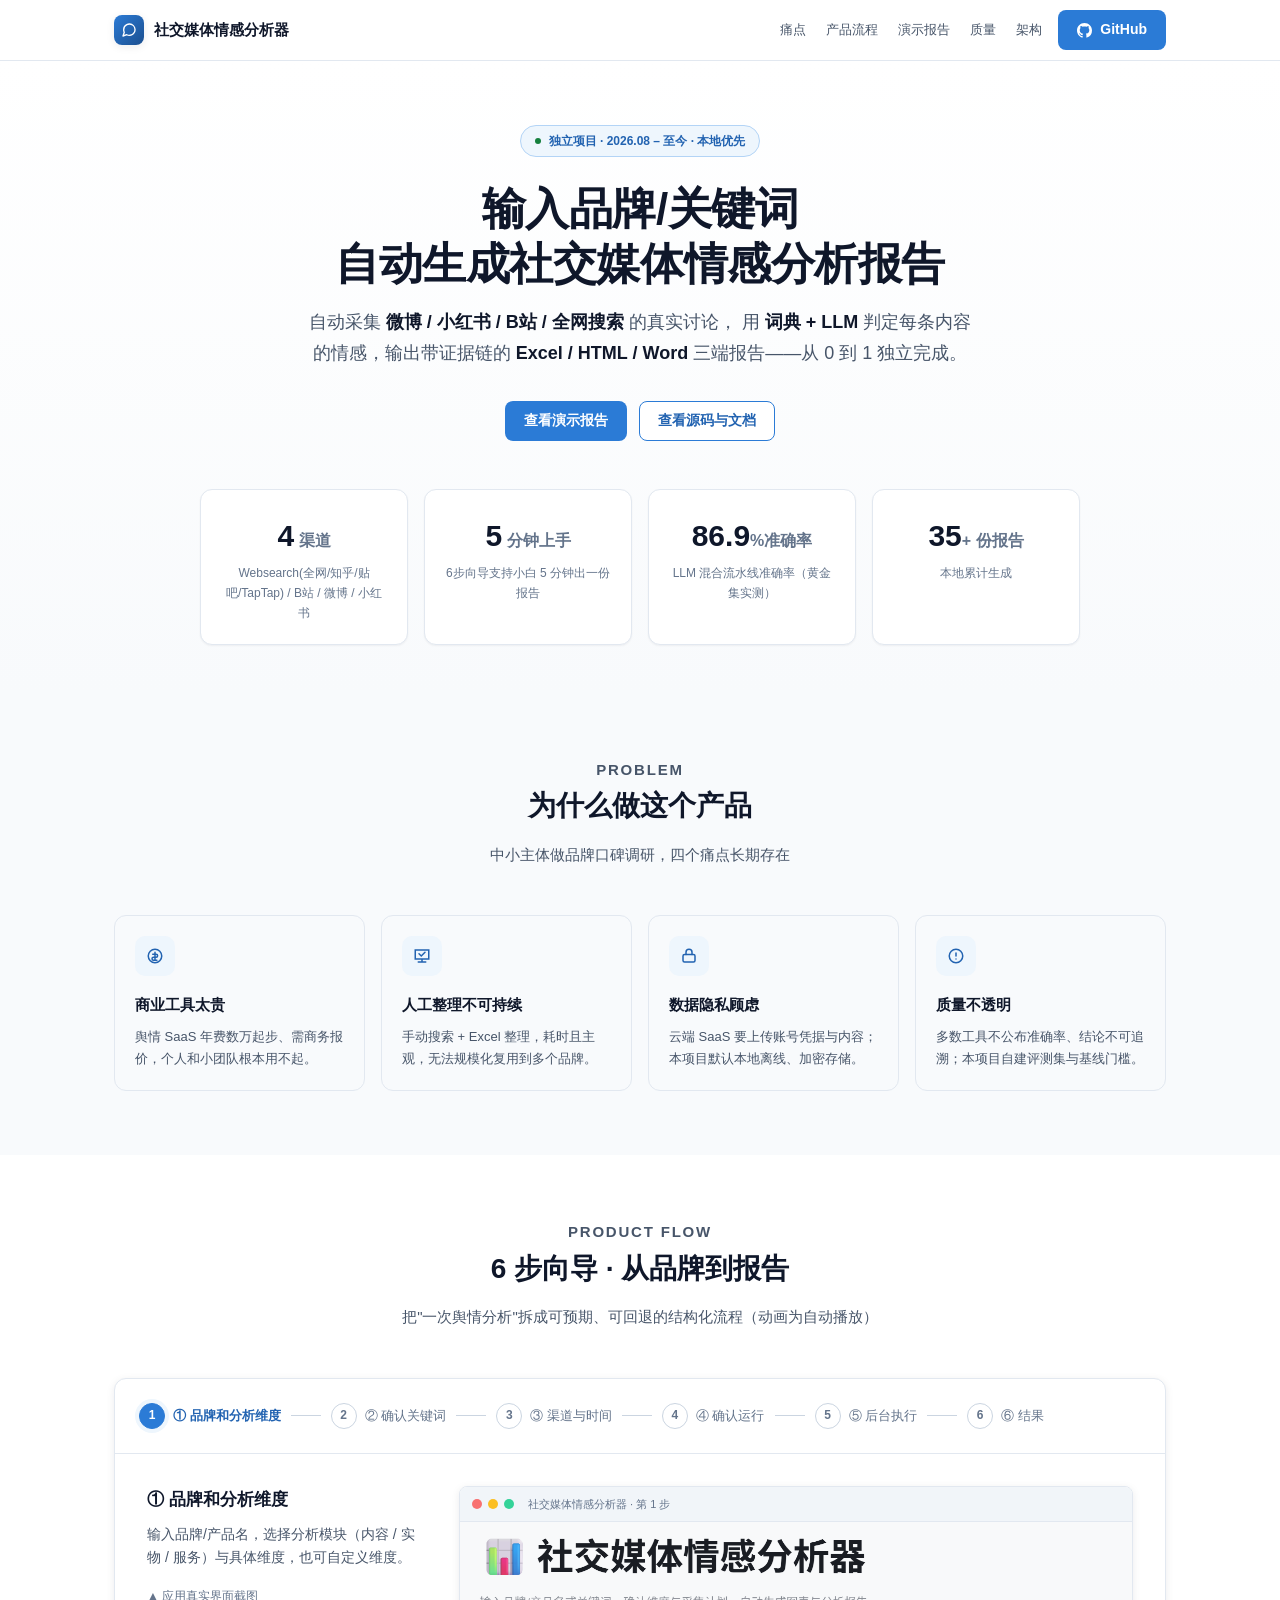
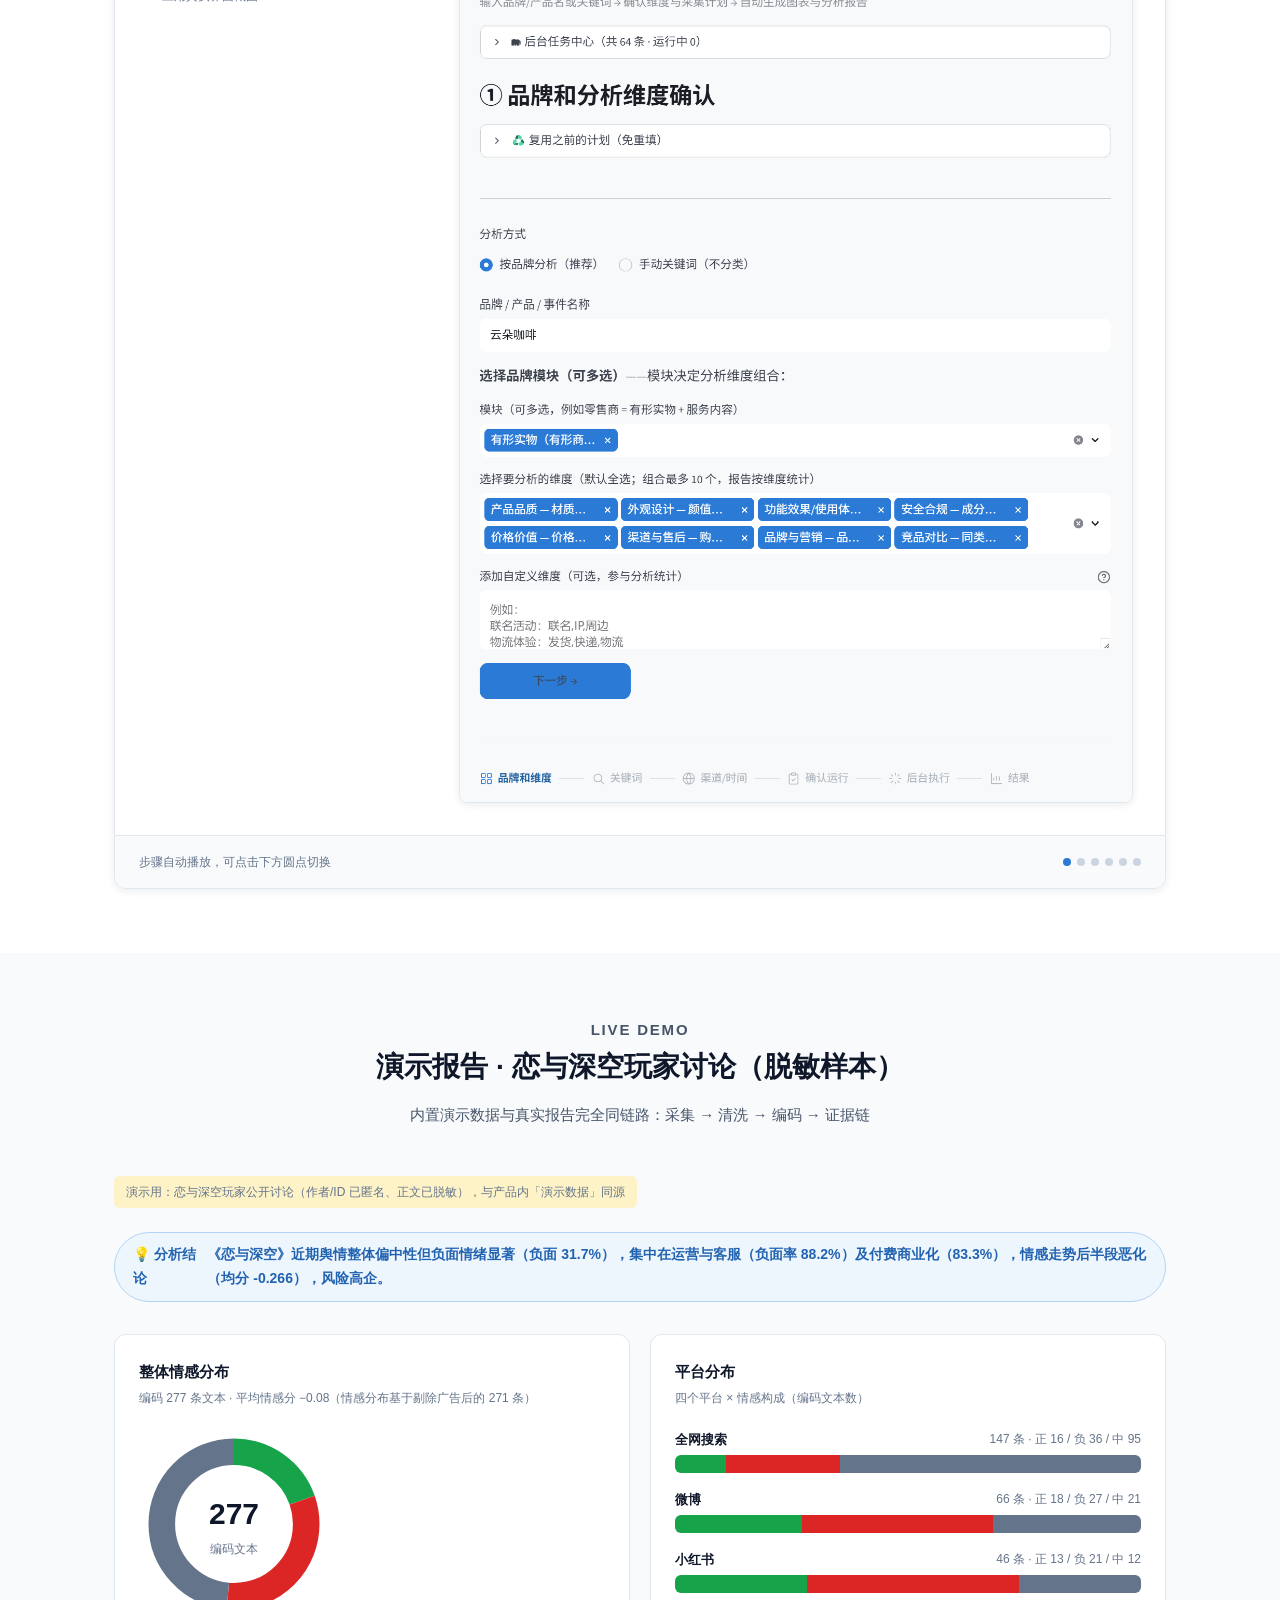
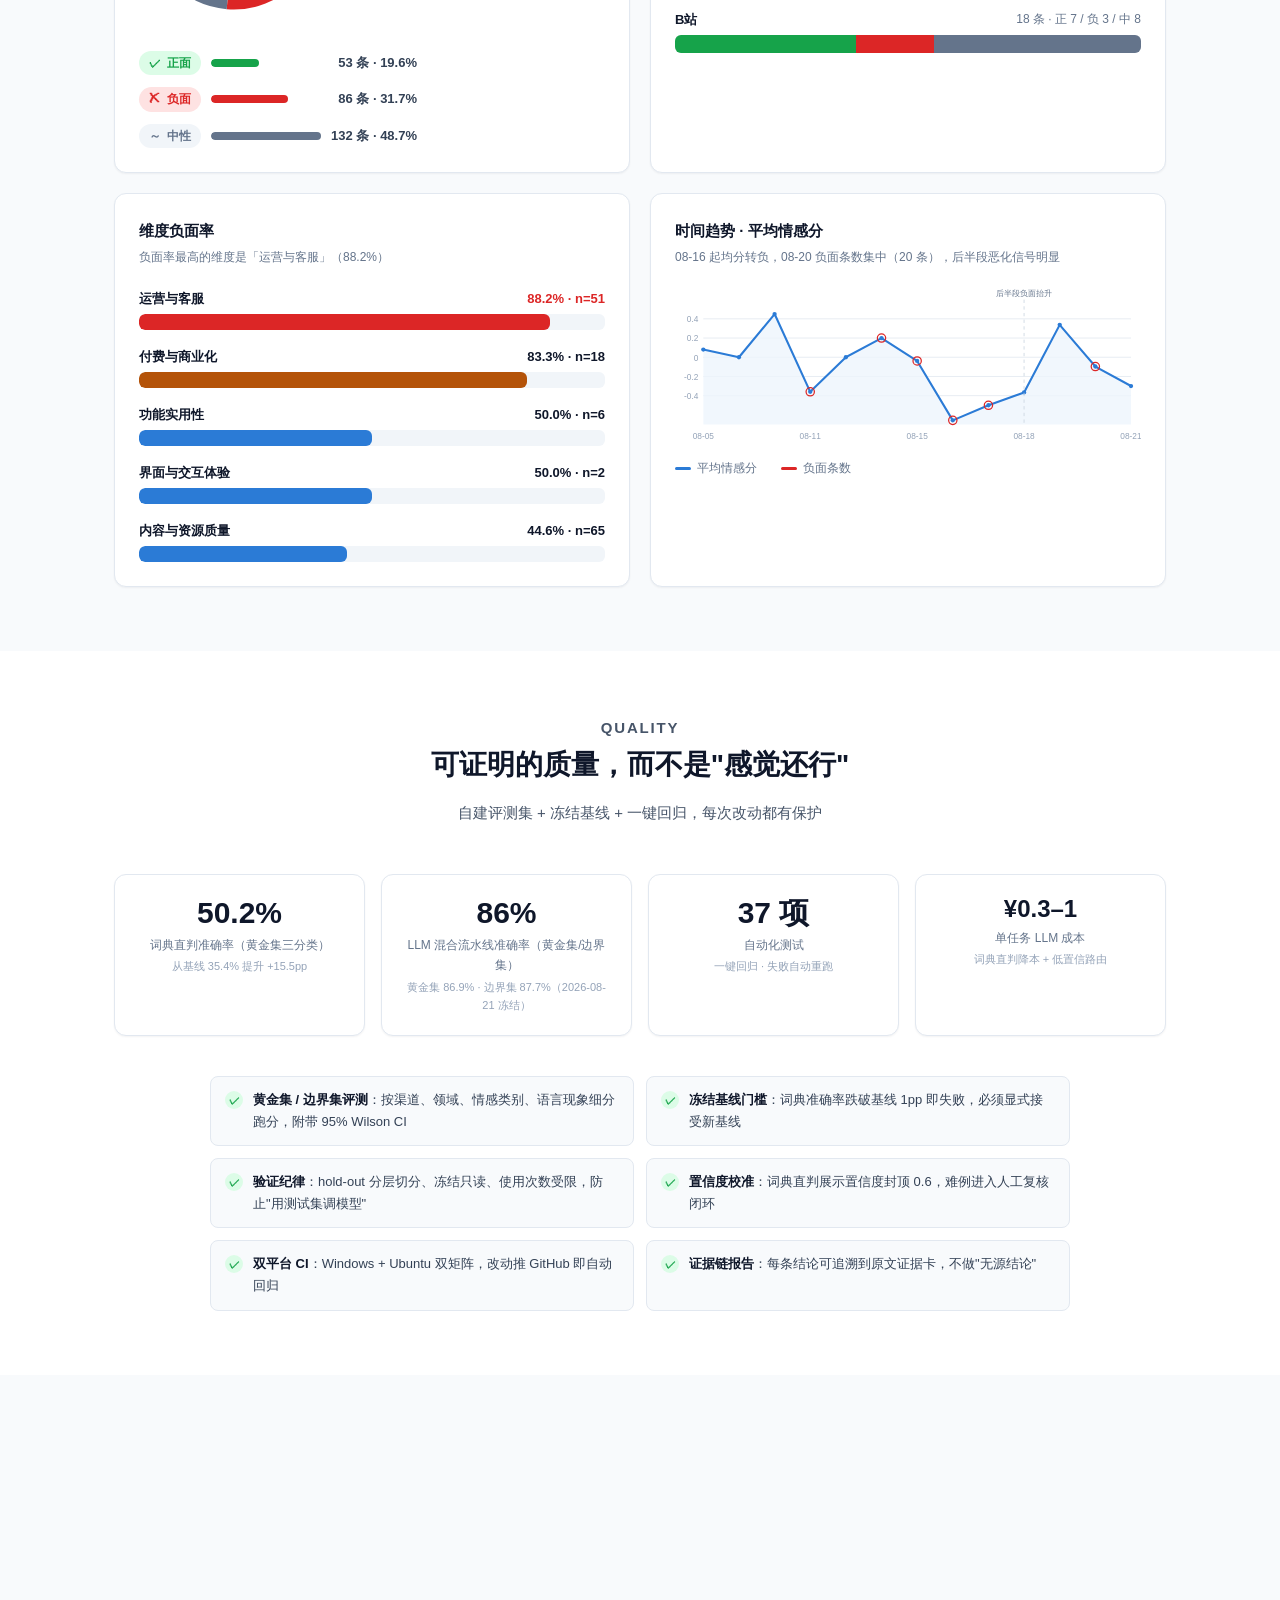
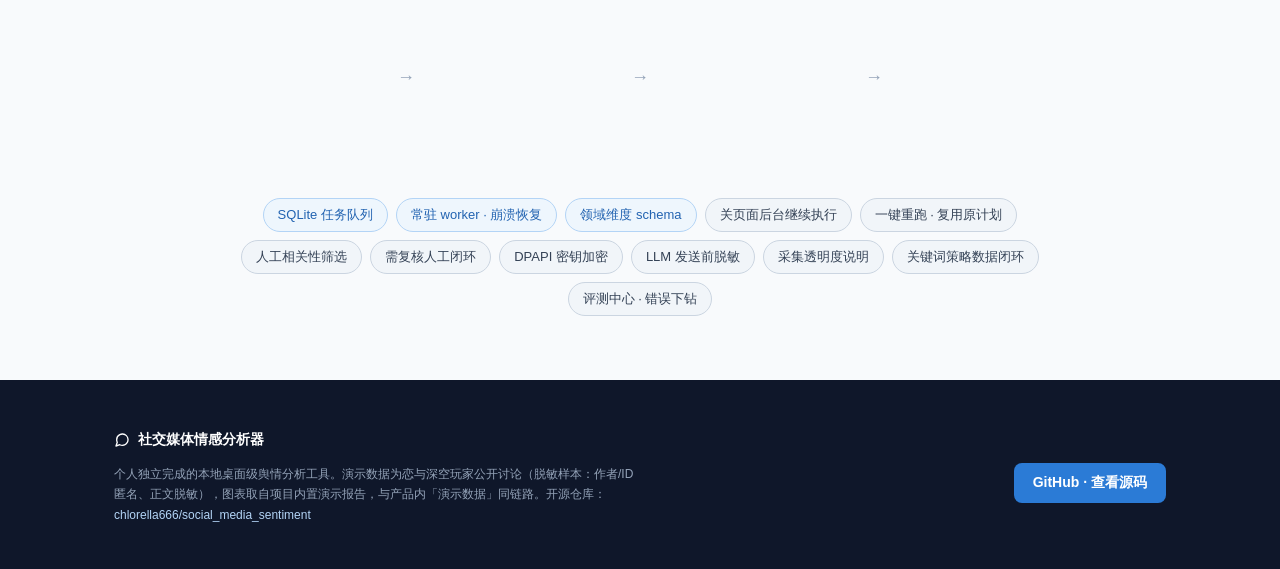
<file: docs/index.html>
<!DOCTYPE html>
<html lang="zh-CN">
<head>
<meta charset="utf-8">
<meta name="viewport" content="width=device-width, initial-scale=1">
<title>社交媒体情感分析器 · 产品展示</title>
<meta name="description" content="输入品牌/关键词，自动采集微博 / 小红书 / B站 / 全网搜索的真实讨论，词典 + LLM 判定情感，输出带证据链的报告。个人独立完成的本地桌面级舆情分析工具。">
<style>
/* ============================================================
   设计令牌（与 design_entries/ui-designer/design_tokens.css 同源）
   ============================================================ */
:root{
  --brand-50:#EEF6FD; --brand-100:#D9EAFB; --brand-200:#B3D4F6;
  --brand-500:#2B7BD6; --brand-600:#2263B1; --brand-700:#1B4F8F;
  --gray-50:#F8FAFC; --gray-100:#F1F5F9; --gray-200:#E2E8F0;
  --gray-300:#CBD5E1; --gray-400:#94A3B8; --gray-500:#64748B;
  --gray-600:#475569; --gray-700:#334155; --gray-900:#0F172A;
  --pos-500:#16A34A; --pos-100:#DCFCE7;
  --neg-500:#DC2626; --neg-100:#FEE2E2;
  --neu-500:#64748B; --neu-100:#F1F5F9;
  --success-500:#15803D; --warning-500:#B45309; --warning-100:#FEF3C7;
  --font:-apple-system,BlinkMacSystemFont,"Segoe UI","PingFang SC","Microsoft YaHei","Noto Sans SC",sans-serif;
  --text-xs:12px; --text-sm:13px; --text-base:14px; --text-md:16px;
  --text-lg:18px; --text-xl:22px; --text-2xl:28px; --text-3xl:36px;
  --space-1:4px; --space-2:8px; --space-3:12px; --space-4:16px;
  --space-5:20px; --space-6:24px; --space-8:32px; --space-10:40px; --space-12:48px; --space-16:64px;
  --radius-sm:6px; --radius-md:8px; --radius-lg:12px; --radius-full:999px;
  --shadow-sm:0 1px 2px 0 rgb(15 23 42/.05);
  --shadow-md:0 2px 8px 0 rgb(15 23 42/.08);
  --shadow-lg:0 8px 24px 0 rgb(15 23 42/.12);
}
*{box-sizing:border-box}
html{scroll-behavior:smooth}
body{margin:0;font-family:var(--font);background:var(--gray-50);color:var(--gray-900);font-size:var(--text-base);line-height:1.7;-webkit-font-smoothing:antialiased}
.num{font-variant-numeric:tabular-nums}
a{color:var(--brand-500);text-decoration:none}
a:hover{color:var(--brand-600)}
.wrap{max-width:1100px;margin:0 auto;padding:0 var(--space-6)}

/* ---------- 导航 ---------- */
nav{position:sticky;top:0;z-index:50;background:rgb(255 255 255/.9);backdrop-filter:blur(8px);border-bottom:1px solid var(--gray-200)}
.nav-in{display:flex;align-items:center;gap:var(--space-4);height:60px}
.logo{display:flex;align-items:center;gap:10px;font-weight:700;font-size:15px;color:var(--gray-900)}
.logo .mark{width:30px;height:30px;border-radius:8px;background:linear-gradient(135deg,var(--brand-500),var(--brand-700));display:flex;align-items:center;justify-content:center;box-shadow:var(--shadow-md)}
.nav-links{display:flex;gap:var(--space-5);margin-left:auto;font-size:13px;font-weight:500}
.nav-links a{color:var(--gray-600)}
.nav-links a:hover{color:var(--brand-600)}
.btn{display:inline-flex;align-items:center;justify-content:center;gap:8px;min-height:40px;padding:0 18px;border-radius:var(--radius-md);font-size:14px;font-weight:700;font-family:var(--font);cursor:pointer;border:1px solid transparent;transition:filter .15s ease,opacity .15s ease}
.btn:focus-visible{outline:2px solid var(--brand-500);outline-offset:2px}
.btn-primary{background:var(--brand-500);color:#fff}
.btn-primary:hover{background:var(--brand-600);color:#fff}
.btn-ghost{background:#fff;border-color:var(--brand-500);color:var(--brand-600)}
.btn-ghost:hover{background:var(--brand-50)}
.btn svg{width:15px;height:15px;flex:none}

/* ---------- Hero ---------- */
header.hero{background:linear-gradient(180deg,#fff,var(--gray-50));padding:var(--space-16) 0 var(--space-12);text-align:center}
.pill{display:inline-flex;align-items:center;gap:8px;font-size:12px;font-weight:600;color:var(--brand-600);background:var(--brand-50);border:1px solid var(--brand-200);border-radius:var(--radius-full);padding:5px 14px;margin-bottom:var(--space-6)}
.pill .dot{width:6px;height:6px;border-radius:50%;background:var(--success-500)}
.hero h1{font-size:clamp(30px,5vw,44px);line-height:1.25;margin:0 0 var(--space-4);letter-spacing:-.01em}
.hero .sub{font-size:clamp(15px,2vw,18px);color:var(--gray-600);max-width:680px;margin:0 auto var(--space-8)}
.hero .sub b{color:var(--gray-900)}
.hero-cta{display:flex;gap:var(--space-3);justify-content:center;flex-wrap:wrap}
.metrics{display:grid;grid-template-columns:repeat(4,1fr);gap:var(--space-4);max-width:880px;margin:var(--space-12) auto 0}
.metric{background:#fff;border:1px solid var(--gray-200);border-radius:var(--radius-lg);padding:var(--space-5);box-shadow:var(--shadow-sm)}
.metric .v{font-size:30px;font-weight:700;color:var(--gray-900)}
.metric .v .unit{font-size:16px;color:var(--gray-500);font-weight:600}
.metric .k{font-size:12px;color:var(--gray-500);margin-top:2px}

/* ---------- 区块通用 ---------- */
section{padding:var(--space-16) 0}
section:nth-of-type(even){background:#fff}
.sec-head{max-width:640px;margin:0 auto var(--space-12);text-align:center}
.sec-kicker{font-size:12px;font-weight:700;letter-spacing:.12em;color:var(--brand-500);text-transform:uppercase;margin:0 0 var(--space-2)}
.sec-head h2{font-size:var(--text-2xl);margin:0 0 var(--space-3)}
.sec-head p{color:var(--gray-600);margin:0;font-size:15px}

/* ---------- 痛点 ---------- */
.pains{display:grid;grid-template-columns:repeat(4,1fr);gap:var(--space-4)}
.pain{background:var(--gray-50);border:1px solid var(--gray-200);border-radius:var(--radius-lg);padding:var(--space-5)}
.pain .ic{width:40px;height:40px;border-radius:10px;background:var(--brand-50);color:var(--brand-600);display:flex;align-items:center;justify-content:center;margin-bottom:var(--space-4)}
.pain h3{font-size:15px;margin:0 0 var(--space-2)}
.pain p{font-size:13px;color:var(--gray-600);margin:0}

/* ---------- 6 步流程 ---------- */
.stepper-wrap{background:#fff;border:1px solid var(--gray-200);border-radius:var(--radius-lg);box-shadow:var(--shadow-md);overflow:hidden}
.stepper{display:flex;align-items:center;gap:0;padding:var(--space-6);flex-wrap:wrap;border-bottom:1px solid var(--gray-200)}
.st{display:flex;align-items:center;gap:8px;font-size:13px;color:var(--gray-500);font-weight:500}
.st .n{width:26px;height:26px;border-radius:50%;border:1.5px solid var(--gray-300);display:flex;align-items:center;justify-content:center;font-size:12px;font-weight:700;background:#fff;flex:none;transition:all .3s ease}
.st .n svg{width:13px;height:13px}
.st.cur{color:var(--brand-600);font-weight:700}
.st.cur .n{border-color:var(--brand-500);background:var(--brand-500);color:#fff;box-shadow:0 0 0 4px var(--brand-50)}
.st.done{color:var(--success-500)}
.st.done .n{border-color:var(--success-500);color:var(--success-500);background:var(--pos-100)}
.ln{width:30px;height:1.5px;background:var(--gray-300);margin:0 10px;transition:background .3s ease}
.ln.done{background:var(--success-500)}
.stage-body{padding:var(--space-8);min-height:150px}
.stage-body h3{margin:0 0 var(--space-2);font-size:17px}
.stage-body p{margin:0;color:var(--gray-600);font-size:14px;max-width:560px}
.stage-cols{display:grid;grid-template-columns:280px 1fr;gap:var(--space-8);align-items:start}
.stage-info h3{margin:0 0 var(--space-2);font-size:17px}
.stage-info p{margin:0;color:var(--gray-600);font-size:14px;max-width:320px}
.shot-note{font-size:12px;color:var(--gray-500);margin-top:var(--space-4);line-height:1.7}
.shot-frame{border:1px solid var(--gray-200);border-radius:var(--radius-md);overflow:hidden;box-shadow:var(--shadow-md);background:#fff}
.shot-bar{display:flex;align-items:center;gap:6px;padding:8px 12px;background:var(--gray-100);border-bottom:1px solid var(--gray-200)}
.shot-bar .dot{width:10px;height:10px;border-radius:50%}
.shot-bar .r{background:#F87171}.shot-bar .y{background:#FBBF24}.shot-bar .g{background:#34D399}
.shot-url{font-size:11px;color:var(--gray-500);margin-left:8px;white-space:nowrap;overflow:hidden;text-overflow:ellipsis}
.shot-frame img{display:block;width:100%;height:auto}
@media (max-width:860px){.stage-cols{grid-template-columns:1fr}.stage-info p{max-width:none}}
.stage-mock{margin-top:var(--space-6);background:var(--gray-50);border:1px solid var(--gray-200);border-radius:var(--radius-md);padding:var(--space-4)}
.mock-row{display:flex;align-items:center;gap:var(--space-3);font-size:13px;color:var(--gray-700)}
.mock-row .bar{flex:1;height:8px;border-radius:var(--radius-full);background:var(--gray-200);overflow:hidden}
.mock-row .bar i{display:block;height:100%;width:0;background:var(--brand-500);border-radius:var(--radius-full);transition:width .5s ease}
.mock-row .pct{font-size:12px;color:var(--gray-500);min-width:44px;text-align:right}
.step-tip{display:flex;justify-content:space-between;align-items:center;padding:var(--space-4) var(--space-6);background:var(--gray-50);border-top:1px solid var(--gray-200);font-size:12px;color:var(--gray-500)}
.step-tip .ctrl{display:flex;gap:6px}
.step-dot{width:8px;height:8px;border-radius:50%;background:var(--gray-300);border:none;padding:0;cursor:pointer;transition:background .2s ease}
.step-dot.on{background:var(--brand-500)}

/* ---------- 演示报告 ---------- */
.demo-note{display:flex;align-items:center;gap:8px;font-size:12px;color:var(--gray-500);background:var(--warning-100);border-radius:var(--radius-sm);padding:6px 12px;margin-bottom:var(--space-6);width:fit-content}
.conclusion-capsule{display:flex;align-items:center;gap:10px;background:var(--brand-50);border:1px solid var(--brand-200);color:var(--brand-600);border-radius:var(--radius-full);padding:10px 18px;font-size:14px;font-weight:600;margin-bottom:var(--space-8);width:fit-content}
.charts{display:grid;grid-template-columns:repeat(2,1fr);gap:var(--space-5)}
.chart-card{background:#fff;border:1px solid var(--gray-200);border-radius:var(--radius-lg);padding:var(--space-6);box-shadow:var(--shadow-sm)}
.chart-card h3{margin:0 0 4px;font-size:15px}
.chart-card .sub{font-size:12px;color:var(--gray-500);margin:0 0 var(--space-5)}
.chart-card.wide{grid-column:1/-1}

/* 情感三件套标签：符号 + 色点 + 文字（色弱可辨） */
.tag{display:inline-flex;align-items:center;gap:6px;border-radius:var(--radius-full);padding:2px 10px;font-size:12px;font-weight:600}
.tag .sym{font-weight:700}
.tag-pos{color:var(--pos-500);background:var(--pos-100)}
.tag-neg{color:var(--neg-500);background:var(--neg-100)}
.tag-neu{color:var(--neu-500);background:var(--neu-100)}

/* 环形图 */
.donut-row{display:flex;align-items:center;gap:var(--space-8);flex-wrap:wrap}
.donut{position:relative;width:190px;height:190px;flex:none}
.donut svg{width:100%;height:100%;transform:rotate(-90deg)}
.donut .center{position:absolute;inset:0;display:flex;flex-direction:column;align-items:center;justify-content:center}
.donut .center .n{font-size:30px;font-weight:700}
.donut .center .t{font-size:12px;color:var(--gray-500)}
.legend{display:flex;flex-direction:column;gap:var(--space-3)}
.legend .row{display:flex;align-items:center;gap:10px;font-size:13px;color:var(--gray-700)}
.legend .row .bar{width:110px;height:8px;border-radius:var(--radius-full);overflow:hidden}
.legend .row .bar i{display:block;height:100%;border-radius:var(--radius-full)}
.legend .row .pct{margin-left:auto;font-weight:600}

/* 平台堆叠条 */
.stack-list{display:flex;flex-direction:column;gap:var(--space-4)}
.stack-item .lab{display:flex;justify-content:space-between;font-size:13px;margin-bottom:4px}
.stack-item .lab b{color:var(--gray-900)}
.stack-item .lab span{color:var(--gray-500);font-size:12px}
.stack-track{display:flex;height:18px;border-radius:var(--radius-sm);overflow:hidden;background:var(--gray-100)}
.stack-track div{height:100%;transition:width .8s ease}

/* 维度负面率条形 */
.dim-list{display:flex;flex-direction:column;gap:var(--space-4)}
.dim-item .lab{display:flex;justify-content:space-between;font-size:13px;margin-bottom:4px}
.dim-item .lab b{color:var(--gray-900)}
.dim-item .lab span{font-weight:700}
.dim-track{height:16px;border-radius:var(--radius-sm);background:var(--gray-100);overflow:hidden}
.dim-track i{display:block;height:100%;width:0;border-radius:var(--radius-sm);transition:width .8s ease}
.dim-item.worst .lab span{color:var(--neg-500)}
.dim-item.worst .dim-track i{background:var(--neg-500)}

/* 趋势折线 */
.trend-wrap{position:relative}
.trend-wrap svg{width:100%;height:auto;display:block}
.trend-legend{display:flex;gap:var(--space-6);font-size:12px;color:var(--gray-500);margin-top:var(--space-3)}
.trend-legend .k{display:inline-flex;align-items:center;gap:6px}
.trend-legend .sw{width:16px;height:3px;border-radius:2px;display:inline-block}

/* ---------- 质量 ---------- */
.quality-grid{display:grid;grid-template-columns:repeat(4,1fr);gap:var(--space-4);margin-bottom:var(--space-10)}
.q-card{background:#fff;border:1px solid var(--gray-200);border-radius:var(--radius-lg);padding:var(--space-5);box-shadow:var(--shadow-sm);text-align:center}
.q-card .v{font-size:30px;font-weight:700;line-height:1.2}
.q-card .v.small{font-size:24px}
.q-card .k{font-size:12px;color:var(--gray-500);margin-top:4px}
.q-card .note{font-size:11px;color:var(--gray-400);margin-top:2px}
.checks{display:grid;grid-template-columns:repeat(2,1fr);gap:var(--space-3);max-width:860px;margin:0 auto}
.check{display:flex;gap:10px;align-items:flex-start;background:var(--gray-50);border:1px solid var(--gray-200);border-radius:var(--radius-md);padding:12px 14px;font-size:13px;color:var(--gray-700)}
.check .ok{flex:none;width:18px;height:18px;border-radius:50%;background:var(--pos-100);color:var(--pos-500);display:flex;align-items:center;justify-content:center;font-size:11px;font-weight:700;margin-top:2px}
.check b{color:var(--gray-900)}

/* ---------- 架构 ---------- */
.pipeline{display:flex;align-items:stretch;gap:0;flex-wrap:wrap;justify-content:center;margin-bottom:var(--space-10)}
.pipe-step{flex:1;min-width:130px;max-width:200px;background:#fff;border:1px solid var(--gray-200);border-radius:var(--radius-lg);padding:var(--space-5);text-align:center;box-shadow:var(--shadow-sm);position:relative}
.pipe-step .ic{width:38px;height:38px;border-radius:10px;background:var(--brand-50);color:var(--brand-600);display:flex;align-items:center;justify-content:center;margin:0 auto var(--space-3)}
.pipe-step h3{font-size:14px;margin:0 0 4px}
.pipe-step p{font-size:12px;color:var(--gray-500);margin:0}
.pipe-arrow{display:flex;align-items:center;color:var(--gray-400);padding:0 var(--space-2);font-size:18px;font-weight:700}
.chips{display:flex;flex-wrap:wrap;gap:var(--space-2);justify-content:center;max-width:860px;margin:0 auto}
.chip{display:inline-flex;align-items:center;gap:6px;font-size:13px;background:var(--gray-100);border:1px solid var(--gray-300);border-radius:var(--radius-full);padding:5px 14px;color:var(--gray-700)}
.chip.hl{background:var(--brand-50);border-color:var(--brand-200);color:var(--brand-600)}

/* ---------- 底部 ---------- */
footer{background:var(--gray-900);color:var(--gray-400);padding:var(--space-12) 0 var(--space-8)}
footer .wrap{display:flex;flex-wrap:wrap;gap:var(--space-6);align-items:center;justify-content:space-between}
footer .t{color:#fff;font-weight:700;display:flex;align-items:center;gap:8px}
footer .fnote{font-size:12px;max-width:520px;line-height:1.7}
footer a{color:var(--brand-200)}
footer a:hover{color:#fff}

/* ---------- 动效 ---------- */
.reveal{opacity:0;transform:translateY(18px);transition:opacity .6s ease,transform .6s ease}
.reveal.in{opacity:1;transform:none}
@media (max-width:860px){
  .metrics,.pains,.quality-grid{grid-template-columns:repeat(2,1fr)}
  .charts{grid-template-columns:1fr}
  .chart-card.wide{grid-column:auto}
  .nav-links{display:none}
  .pipe-arrow{display:none}
  .pipe-step{flex:1 1 45%}
  section{padding:var(--space-12) 0}
}
@media (max-width:520px){
  .metrics,.pains,.quality-grid{grid-template-columns:1fr}
  .checks{grid-template-columns:1fr}
}
@media (prefers-reduced-motion:reduce){
  *,*::before,*::after{animation:none!important;transition:none!important}
  .reveal{opacity:1;transform:none}
}
</style>
</head>
<body>

<!-- ============ 导航 ============ -->
<nav>
  <div class="wrap nav-in">
    <div class="logo">
      <span class="mark">
        <svg width="16" height="16" viewBox="0 0 24 24" fill="none" stroke="#fff" stroke-width="2" stroke-linecap="round" stroke-linejoin="round"><path d="M21 11.5a8.38 8.38 0 0 1-.9 3.8 8.5 8.5 0 0 1-7.6 4.7 8.38 8.38 0 0 1-3.8-.9L3 21l1.9-5.7a8.38 8.38 0 0 1-.9-3.8 8.5 8.5 0 0 1 4.7-7.6 8.38 8.38 0 0 1 3.8-.9h.5a8.48 8.48 0 0 1 8 8v.5z"/></svg>
      </span>
      社交媒体情感分析器
    </div>
    <div class="nav-links">
      <a href="#problem">痛点</a>
      <a href="#flow">产品流程</a>
      <a href="#demo">演示报告</a>
      <a href="#quality">质量</a>
      <a href="#arch">架构</a>
    </div>
    <a class="btn btn-primary" href="https://github.com/chlorella666/social_media_sentiment" target="_blank" rel="noopener">
      <svg viewBox="0 0 16 16" fill="currentColor"><path d="M8 0C3.58 0 0 3.58 0 8c0 3.54 2.29 6.53 5.47 7.59.4.07.55-.17.55-.38 0-.19-.01-.82-.01-1.49-2.01.37-2.53-.49-2.69-.94-.09-.23-.48-.94-.82-1.13-.28-.15-.68-.52-.01-.53.63-.01 1.08.58 1.23.82.72 1.21 1.87.87 2.33.66.07-.52.28-.87.51-1.07-1.78-.2-3.64-.89-3.64-3.95 0-.87.31-1.59.82-2.15-.08-.2-.36-1.02.08-2.12 0 0 .67-.21 2.2.82.64-.18 1.32-.27 2-.27s1.36.09 2 .27c1.53-1.04 2.2-.82 2.2-.82.44 1.1.16 1.92.08 2.12.51.56.82 1.27.82 2.15 0 3.07-1.87 3.75-3.65 3.95.29.25.54.73.54 1.48 0 1.07-.01 1.93-.01 2.2 0 .21.15.46.55.38A8.01 8.01 0 0 0 16 8c0-4.42-3.58-8-8-8z"/></svg>
      GitHub
    </a>
  </div>
</nav>

<!-- ============ Hero ============ -->
<header class="hero">
  <div class="wrap">
    <div class="pill"><span class="dot"></span>独立项目 · 2026.08 – 至今 · 本地优先</div>
    <h1>输入品牌/关键词<br>自动生成社交媒体情感分析报告</h1>
    <p class="sub">自动采集 <b>微博 / 小红书 / B站 / 全网搜索</b> 的真实讨论，
      用 <b>词典 + LLM</b> 判定每条内容的情感，输出带证据链的
      <b>Excel / HTML / Word</b> 三端报告——从 0 到 1 独立完成。</p>
    <div class="hero-cta">
      <a class="btn btn-primary" href="#demo">查看演示报告</a>
      <a class="btn btn-ghost" href="https://github.com/chlorella666/social_media_sentiment" target="_blank" rel="noopener">查看源码与文档</a>
    </div>
    <div class="metrics">
      <div class="metric"><div class="v num"><span data-count="5">4</span><span class="unit"> 渠道</span></div><div class="k"> Websearch(全网/知乎/贴吧/TapTap) / B站 / 微博 / 小红书</div></div>
      <div class="metric"><div class="v num"><span data-count="5">5</span><span class="unit"> 分钟上手</span></div><div class="k">6步向导支持小白 5 分钟出一份报告</div></div>
      <div class="metric"><div class="v num"><span data-count="86.9" data-decimals="1">86.9</span><span class="unit">%准确率</span></div><div class="k">LLM 混合流水线准确率（黄金集实测）</div></div>
      <div class="metric"><div class="v num"><span data-count="35">35</span><span class="unit">+ 份报告</span></div><div class="k">本地累计生成</div></div>
    </div>
  </div>
</header>

<!-- ============ 痛点 ============ -->
<section id="problem">
  <div class="wrap">
    <div class="sec-head reveal">
      <p class="sec-kicker">Problem</p>
      <h2>为什么做这个产品</h2>
      <p>中小主体做品牌口碑调研，四个痛点长期存在</p>
    </div>
    <div class="pains">
      <div class="pain reveal">
        <div class="ic"><svg width="18" height="18" viewBox="0 0 24 24" fill="none" stroke="currentColor" stroke-width="2" stroke-linecap="round"><circle cx="12" cy="12" r="9"/><path d="M12 7v10M9 9.5h4.5a2 2 0 0 1 0 4H10a2 2 0 0 0 0 4h4.5"/></svg></div>
        <h3>商业工具太贵</h3>
        <p>舆情 SaaS 年费数万起步、需商务报价，个人和小团队根本用不起。</p>
      </div>
      <div class="pain reveal">
        <div class="ic"><svg width="18" height="18" viewBox="0 0 24 24" fill="none" stroke="currentColor" stroke-width="2" stroke-linecap="round"><path d="M21 4H3v12h18zM7 20h10M12 16v4"/><path d="M8 9l3 3 5-5"/></svg></div>
        <h3>人工整理不可持续</h3>
        <p>手动搜索 + Excel 整理，耗时且主观，无法规模化复用到多个品牌。</p>
      </div>
      <div class="pain reveal">
        <div class="ic"><svg width="18" height="18" viewBox="0 0 24 24" fill="none" stroke="currentColor" stroke-width="2" stroke-linecap="round"><rect x="4" y="10" width="16" height="10" rx="2"/><path d="M8 10V7a4 4 0 0 1 8 0v3"/></svg></div>
        <h3>数据隐私顾虑</h3>
        <p>云端 SaaS 要上传账号凭据与内容；本项目默认本地离线、加密存储。</p>
      </div>
      <div class="pain reveal">
        <div class="ic"><svg width="18" height="18" viewBox="0 0 24 24" fill="none" stroke="currentColor" stroke-width="2" stroke-linecap="round"><circle cx="12" cy="12" r="9"/><path d="M12 8v4M12 16h.01"/></svg></div>
        <h3>质量不透明</h3>
        <p>多数工具不公布准确率、结论不可追溯；本项目自建评测集与基线门槛。</p>
      </div>
    </div>
  </div>
</section>

<!-- ============ 产品流程 ============ -->
<section id="flow">
  <div class="wrap">
    <div class="sec-head reveal">
      <p class="sec-kicker">Product Flow</p>
      <h2>6 步向导 · 从品牌到报告</h2>
      <p>把"一次舆情分析"拆成可预期、可回退的结构化流程（动画为自动播放）</p>
    </div>
    <div class="stepper-wrap reveal" id="stepperWrap">
      <div class="stepper" id="stepper"></div>
      <div class="stage-body" id="stageBody"></div>
      <div class="step-tip">
        <span>步骤自动播放，可点击下方圆点切换</span>
        <span class="ctrl" id="stepDots"></span>
      </div>
    </div>
  </div>
</section>

<!-- ============ 演示报告 ============ -->
<section id="demo">
  <div class="wrap">
    <div class="sec-head reveal">
      <p class="sec-kicker">Live Demo</p>
      <h2>演示报告 · 恋与深空玩家讨论（脱敏样本）</h2>
      <p>内置演示数据与真实报告完全同链路：采集 → 清洗 → 编码 → 证据链</p>
    </div>
    <div class="demo-note reveal">演示用：恋与深空玩家公开讨论（作者/ID 已匿名、正文已脱敏），与产品内「演示数据」同源</div>
    <div class="conclusion-capsule reveal"><span>💡 分析结论</span>《恋与深空》近期舆情整体偏中性但负面情绪显著（负面 31.7%），集中在运营与客服（负面率 88.2%）及付费商业化（83.3%），情感走势后半段恶化（均分 -0.266），风险高企。</div>
    <div class="charts">
      <div class="chart-card reveal">
        <h3>整体情感分布</h3>
        <p class="sub">编码 277 条文本 · 平均情感分 −0.08（情感分布基于剔除广告后的 271 条）</p>
        <div class="donut-row">
          <div class="donut">
            <svg viewBox="0 0 100 100" id="donutSvg"></svg>
            <div class="center"><span class="n num" id="donutN">277</span><span class="t">编码文本</span></div>
          </div>
          <div class="legend" id="donutLegend"></div>
        </div>
      </div>
      <div class="chart-card reveal">
        <h3>平台分布</h3>
        <p class="sub">四个平台 × 情感构成（编码文本数）</p>
        <div class="stack-list" id="stackList"></div>
      </div>
      <div class="chart-card reveal">
        <h3>维度负面率</h3>
        <p class="sub">负面率最高的维度是「运营与客服」（88.2%）</p>
        <div class="dim-list" id="dimList"></div>
      </div>
      <div class="chart-card reveal">
        <h3>时间趋势 · 平均情感分</h3>
        <p class="sub">08-16 起均分转负，08-20 负面条数集中（20 条），后半段恶化信号明显</p>
        <div class="trend-wrap">
          <svg viewBox="0 0 560 190" id="trendSvg"></svg>
          <div class="trend-legend">
            <span class="k"><span class="sw" style="background:var(--brand-500)"></span>平均情感分</span>
            <span class="k"><span class="sw" style="background:var(--neg-500)"></span>负面条数</span>
          </div>
        </div>
      </div>
    </div>
  </div>
</section>

<!-- ============ 质量 ============ -->
<section id="quality">
  <div class="wrap">
    <div class="sec-head reveal">
      <p class="sec-kicker">Quality</p>
      <h2>可证明的质量，而不是"感觉还行"</h2>
      <p>自建评测集 + 冻结基线 + 一键回归，每次改动都有保护</p>
    </div>
    <div class="quality-grid">
      <div class="q-card reveal"><div class="v num"><span data-count="50.9" data-decimals="1">50.9</span><span class="unit">%</span></div><div class="k">词典直判准确率（黄金集三分类）</div><div class="note">从基线 35.4% 提升 +15.5pp</div></div>
      <div class="q-card reveal"><div class="v num"><span data-count="87">87</span><span class="unit">%</span></div><div class="k">LLM 混合流水线准确率（黄金集/边界集）</div><div class="note">黄金集 86.9% · 边界集 87.7%（2026-08-21 冻结）</div></div>
      <div class="q-card reveal"><div class="v num"><span data-count="38">38</span><span class="unit"> 项</span></div><div class="k">自动化测试</div><div class="note">一键回归 · 失败自动重跑</div></div>
      <div class="q-card reveal"><div class="v num small">¥<span data-count="0.3" data-decimals="1">0.3</span>–1</div><div class="k">单任务 LLM 成本</div><div class="note">词典直判降本 + 低置信路由</div></div>
    </div>
    <div class="checks">
      <div class="check reveal"><span class="ok">✓</span><span><b>黄金集 / 边界集评测</b>：按渠道、领域、情感类别、语言现象细分跑分，附带 95% Wilson CI</span></div>
      <div class="check reveal"><span class="ok">✓</span><span><b>冻结基线门槛</b>：词典准确率跌破基线 1pp 即失败，必须显式接受新基线</span></div>
      <div class="check reveal"><span class="ok">✓</span><span><b>验证纪律</b>：hold-out 分层切分、冻结只读、使用次数受限，防止"用测试集调模型"</span></div>
      <div class="check reveal"><span class="ok">✓</span><span><b>置信度校准</b>：词典直判展示置信度封顶 0.6，难例进入人工复核闭环</span></div>
      <div class="check reveal"><span class="ok">✓</span><span><b>双平台 CI</b>：Windows + Ubuntu 双矩阵，改动推 GitHub 即自动回归</span></div>
      <div class="check reveal"><span class="ok">✓</span><span><b>证据链报告</b>：每条结论可追溯到原文证据卡，不做"无源结论"</span></div>
    </div>
  </div>
</section>

<!-- ============ 架构 ============ -->
<section id="arch">
  <div class="wrap">
    <div class="sec-head reveal">
      <p class="sec-kicker">Architecture</p>
      <h2>管道化设计 · 端到端可控</h2>
      <p>采集 → 清洗 → 编码 → 报告，每阶段独立、可回退、可观测</p>
    </div>
    <div class="pipeline">
      <div class="pipe-step reveal"><div class="ic"><svg width="18" height="18" viewBox="0 0 24 24" fill="none" stroke="currentColor" stroke-width="2" stroke-linecap="round"><path d="M21 12a9 9 0 1 1-6.2-8.5"/><path d="M21 3v6h-6"/></svg></div><h3>采集</h3><p>渠道注册表 · 配额预扣 · 风控退避</p></div>
      <div class="pipe-arrow">→</div>
      <div class="pipe-step reveal"><div class="ic"><svg width="18" height="18" viewBox="0 0 24 24" fill="none" stroke="currentColor" stroke-width="2" stroke-linecap="round"><path d="M3 6h18M7 12h10M10 18h4"/></svg></div><h3>清洗</h3><p>去重 · 脱敏 · 相关性 · 补采</p></div>
      <div class="pipe-arrow">→</div>
      <div class="pipe-step reveal"><div class="ic"><svg width="18" height="18" viewBox="0 0 24 24" fill="none" stroke="currentColor" stroke-width="2" stroke-linecap="round"><circle cx="12" cy="12" r="9"/><path d="M12 7v10M9 9.5h4.5a2 2 0 0 1 0 4H10a2 2 0 0 0 0 4h4.5"/></svg></div><h3>编码</h3><p>词典预筛 + LLM 精分析 · 维度情感</p></div>
      <div class="pipe-arrow">→</div>
      <div class="pipe-step reveal"><div class="ic"><svg width="18" height="18" viewBox="0 0 24 24" fill="none" stroke="currentColor" stroke-width="2" stroke-linecap="round"><path d="M3 3v18h18"/><path d="M7 15v-4M12 15V8M17 15v-6"/></svg></div><h3>报告</h3><p>证据链 · 结论 · Excel / HTML / Word</p></div>
    </div>
    <div class="chips">
      <span class="chip hl">SQLite 任务队列</span>
      <span class="chip hl">常驻 worker · 崩溃恢复</span>
      <span class="chip hl">领域维度 schema</span>
      <span class="chip">关页面后台继续执行</span>
      <span class="chip">一键重跑 · 复用原计划</span>
      <span class="chip">人工相关性筛选</span>
      <span class="chip">需复核人工闭环</span>
      <span class="chip">DPAPI 密钥加密</span>
      <span class="chip">LLM 发送前脱敏</span>
      <span class="chip">采集透明度说明</span>
      <span class="chip">关键词策略数据闭环</span>
      <span class="chip">评测中心 · 错误下钻</span>
    </div>
  </div>
</section>

<!-- ============ 底部 ============ -->
<footer>
  <div class="wrap">
    <div>
      <div class="t"><svg width="16" height="16" viewBox="0 0 24 24" fill="none" stroke="#fff" stroke-width="2" stroke-linecap="round" stroke-linejoin="round"><path d="M21 11.5a8.38 8.38 0 0 1-.9 3.8 8.5 8.5 0 0 1-7.6 4.7 8.38 8.38 0 0 1-3.8-.9L3 21l1.9-5.7a8.38 8.38 0 0 1-.9-3.8 8.5 8.5 0 0 1 4.7-7.6 8.38 8.38 0 0 1 3.8-.9h.5a8.48 8.48 0 0 1 8 8v.5z"/></svg>社交媒体情感分析器</div>
      <p class="fnote">个人独立完成的本地桌面级舆情分析工具。演示数据为恋与深空玩家公开讨论（脱敏样本：作者/ID 匿名、正文脱敏），图表取自项目内置演示报告，与产品内「演示数据」同链路。开源仓库：<a href="https://github.com/chlorella666/social_media_sentiment" target="_blank" rel="noopener">chlorella666/social_media_sentiment</a></p>
    </div>
    <a class="btn btn-primary" href="https://github.com/chlorella666/social_media_sentiment" target="_blank" rel="noopener">GitHub · 查看源码</a>
  </div>
</footer>

<script>
/* ============ 演示数据（来自项目内置 demo_report，恋与深空脱敏样本） ============ */
const DEMO = {
  totalItems: 277, totalPosts: 185, avgScore: -0.0812,
  dist: [
    {key:"pos", label:"正面", sym:"✓", n:53, pct:19.6, color:"var(--pos-500)", bg:"var(--pos-100)", cls:"tag-pos"},
    {key:"neg", label:"负面", sym:"✗", n:86, pct:31.7, color:"var(--neg-500)", bg:"var(--neg-100)", cls:"tag-neg"},
    {key:"neu", label:"中性", sym:"～", n:132, pct:48.7, color:"var(--neu-500)", bg:"var(--neu-100)", cls:"tag-neu"},
  ],
  platforms: [
    {name:"全网搜索", posts:147, pos:16, neg:36, neu:95},
    {name:"微博",  posts:66, pos:18, neg:27, neu:21},
    {name:"小红书", posts:46, pos:13, neg:21, neu:12},
    {name:"B站",   posts:18, pos:7,  neg:3,  neu:8},
  ],
  dims: [
    {name:"运营与客服",     n:51, neg:45, rate:88.2},
    {name:"付费与商业化",   n:18, neg:15, rate:83.3},
    {name:"功能实用性",     n:6,  neg:3,  rate:50.0},
    {name:"界面与交互体验", n:2,  neg:1,  rate:50.0},
    {name:"内容与资源质量", n:65, neg:29, rate:44.6},
  ],
  trend: [
    ["08-05",0.08,2],["08-08",0.0,0],["08-10",0.45,0],["08-11",-0.36,3],["08-13",0.0,0],
    ["08-14",0.2,3],["08-15",-0.0385,6],["08-16",-0.6571,6],["08-17",-0.5,7],["08-18",-0.3667,2],
    ["08-19",0.3375,1],["08-20",-0.0964,20],["08-21",-0.3,1],
  ],
};
/* 6 步向导内容（与产品内 STEP_DEFS 对应） */
const STEPS = [
  {t:"① 品牌和分析维度", d:"输入品牌/产品名，选择分析模块（内容 / 实物 / 服务）与具体维度，也可自定义维度。", mock:"已选择模块：服务内容 · 已选维度 6 个"},
  {t:"② 确认关键词", d:"预填品牌名/关键词，可手动增删；关键词策略层按渠道自动优化查询串（可选「关键词优化」开关）。", mock:"关键词可增删 · 策略层按渠道优化查询串"},
  {t:"③ 渠道与时间", d:"勾选采集渠道（演示/B站/全网搜索/微博/小红书），设置时间范围与条数上限；小红书前置条件未就绪时引导到侧边栏「配置中心」进行一键安装。", mock:"已选 4 个渠道 · 上限 13 条/关键词"},
  {t:"④ 确认运行", d:"查看计划摘要与费用估算，确认后提交任务；渠道不可用/凭据缺失会在提交前红色拦截。", mock:"预计采集 156 条 · LLM 费用约 ¥0.3–1"},
  {t:"⑤ 后台执行", d:"任务进入本地队列，关掉页面也不中断；可随时取消，失败可一键重跑。", mock:"后台执行中：清洗 88% · 已保留 120 条"},
  {t:"⑥ 结果", d:"查看结论、指标、图表与证据链，下载 Excel / HTML / Word；难例可人工复核后重算。", mock:"报告已生成 · 证据卡 18 条 · 待复核 9 条"},
];

/* ============ 滚动出现 + 数字滚动 ============
   首屏内元素：直接显示最终值（静态截图也正确）；
   首屏以下元素：滚动进入视口时播放动画。 */
const io = new IntersectionObserver(es => es.forEach(e => {
  if (e.isIntersecting) { e.target.classList.add("in"); io.unobserve(e.target); }
}), {threshold: 0.15});
document.querySelectorAll(".reveal").forEach(el => {
  const r = el.getBoundingClientRect();
  if (r.bottom > 0 && r.top < innerHeight) {
    el.style.transition = "none";
    el.classList.add("in");
  } else {
    io.observe(el);
  }
});

function animateCount(el) {
  const target = parseFloat(el.dataset.count || "0");
  const dec = parseInt(el.dataset.decimals || (Number.isInteger(target) ? 0 : 1), 10);
  const dur = 1100, t0 = performance.now();
  const step = now => {
    const p = Math.min((now - t0) / dur, 1);
    const eased = 1 - Math.pow(1 - p, 3);
    el.textContent = (target * eased).toFixed(dec);
    if (p < 1) requestAnimationFrame(step);
  };
  requestAnimationFrame(step);
}
const cio = new IntersectionObserver(es => es.forEach(e => {
  if (e.isIntersecting) { animateCount(e.target); cio.unobserve(e.target); }
}), {threshold: 0.3});
document.querySelectorAll("[data-count]").forEach(el => {
  const r = el.getBoundingClientRect();
  if (r.bottom > 0 && r.top < innerHeight) return;
  cio.observe(el);
});

/* ============ 6 步向导自动播放 ============ */
const stepperEl = document.getElementById("stepper");
const stageBody = document.getElementById("stageBody");
const dotsEl = document.getElementById("stepDots");
let cur = 0;

function renderStepper() {
  stepperEl.innerHTML = STEPS.map((s, i) => `
    ${i ? '<span class="ln' + (i <= cur ? ' done' : '') + '"></span>' : ''}
    <span class="st ${i === cur ? 'cur' : i < cur ? 'done' : ''}">
      <span class="n">${i < cur ? '<svg viewBox="0 0 24 24" fill="none" stroke="currentColor" stroke-width="3" stroke-linecap="round"><path d="M20 6 9 17l-5-5"/></svg>' : i + 1}</span>
      ${s.t}
    </span>`).join("");
  stageBody.innerHTML = `
    <div class="stage-cols">
      <div class="stage-info">
        <h3>${STEPS[cur].t}</h3>
        <p>${STEPS[cur].d}</p>
        <div class="shot-note">▲ 应用真实界面截图</div>
      </div>
      <div class="shot-frame">
        <div class="shot-bar">
          <span class="dot r"></span><span class="dot y"></span><span class="dot g"></span>
          <span class="shot-url">社交媒体情感分析器 · 第 ${cur + 1} 步</span>
        </div>
        <img src="screenshots/step${cur + 1}.png" alt="${STEPS[cur].t}">
      </div>
    </div>`;
  dotsEl.innerHTML = STEPS.map((_, i) =>
    `<button class="step-dot ${i === cur ? 'on' : ''}" data-i="${i}" aria-label="第${i + 1}步"></button>`).join("");
}
function next() { cur = (cur + 1) % STEPS.length; renderStepper(); }
renderStepper();
const stepperWrap = document.getElementById("stepperWrap");
let timer = null;
function startAuto() { stopAuto(); timer = setInterval(next, 8000); }
function stopAuto() { if (timer) { clearInterval(timer); timer = null; } }
startAuto();
stepperWrap.addEventListener("mouseenter", stopAuto);
stepperWrap.addEventListener("mouseleave", startAuto);
dotsEl.addEventListener("click", e => {
  const b = e.target.closest(".step-dot");
  if (!b) return;
  cur = +b.dataset.i; renderStepper();
  startAuto();
});

/* ============ 图表渲染 ============ */
const COLORS = {pos:"var(--pos-500)", neg:"var(--neg-500)", neu:"var(--neu-500)"};

/* 环形图 */
const donut = document.getElementById("donutSvg");
{
  const r = 38, c = 2 * Math.PI * r, cx = 50, cy = 50;
  let offset = 0;
  DEMO.dist.forEach(d => {
    const seg = document.createElementNS("http://www.w3.org/2000/svg", "circle");
    seg.setAttribute("cx", cx); seg.setAttribute("cy", cy); seg.setAttribute("r", r);
    seg.setAttribute("fill", "none"); seg.setAttribute("stroke", d.color);
    seg.setAttribute("stroke-width", "14"); seg.setAttribute("stroke-dasharray", `${c * d.pct / 100} ${c}`);
    seg.setAttribute("stroke-dashoffset", -offset * c / 100);
    seg.style.transition = "stroke-dasharray .9s ease";
    donut.appendChild(seg);
    offset += d.pct;
  });
  document.getElementById("donutLegend").innerHTML = DEMO.dist.map(d => `
    <div class="row">
      <span class="tag ${d.cls}"><span class="sym">${d.sym}</span>${d.label}</span>
      <span class="bar"><i style="width:${d.pct / 45.2 * 100}%;background:${d.color}"></i></span>
      <span class="pct num">${d.n} 条 · ${d.pct}%</span>
    </div>`).join("");
}

/* 平台堆叠条 */
document.getElementById("stackList").innerHTML = DEMO.platforms.map(p => {
  const total = p.pos + p.neg + p.neu;
  const seg = (v, col) => `<div style="width:${v / total * 100}%;background:${col}"></div>`;
  return `
    <div class="stack-item">
      <div class="lab"><b>${p.name}</b><span class="num">${p.posts} 条 · 正 ${p.pos} / 负 ${p.neg} / 中 ${p.neu}</span></div>
      <div class="stack-track">${seg(p.pos, COLORS.pos)}${seg(p.neg, COLORS.neg)}${seg(p.neu, COLORS.neu)}</div>
    </div>`;
}).join("");

/* 维度负面率 */
document.getElementById("dimList").innerHTML = DEMO.dims.map((d, i) => `
  <div class="dim-item ${i === 0 ? 'worst' : ''}">
    <div class="lab"><b>${d.name}</b><span class="num">${d.rate.toFixed(1)}% · n=${d.n}</span></div>
    <div class="dim-track"><i data-w="${d.rate}" style="background:${i === 0 ? 'var(--neg-500)' : i < 2 ? 'var(--warning-500)' : 'var(--brand-500)'}"></i></div>
  </div>`).join("");

/* 趋势折线 */
{
  const W = 560, H = 190, padL = 34, padR = 12, padT = 14, padB = 26;
  const pts = DEMO.trend;
  const minS = -0.7, maxS = 0.6;
  const x = i => padL + i * (W - padL - padR) / (pts.length - 1);
  const y = s => padT + (maxS - s) / (maxS - minS) * (H - padT - padB);
  const line = pts.map((p, i) => `${i ? 'L' : 'M'}${x(i).toFixed(1)},${y(p[1]).toFixed(1)}`).join(" ");
  const area = `${line} L${x(pts.length - 1)},${H - padB} L${x(0)},${H - padB} Z`;
  const grid = [0.4, 0.2, 0, -0.2, -0.4].map(s => `
    <line x1="${padL}" y1="${y(s)}" x2="${W - padR}" y2="${y(s)}" stroke="var(--gray-200)" stroke-width="1"/>
    <text x="${padL - 6}" y="${y(s) + 4}" text-anchor="end" font-size="10" fill="var(--gray-400)">${s}</text>`).join("");
  const dots = pts.map((p, i) => `<circle cx="${x(i)}" cy="${y(p[1])}" r="2.6" fill="var(--brand-500)"/>`).join("");
  const negDots = pts.map((p, i) => p[2] >= 3
    ? `<circle cx="${x(i)}" cy="${y(p[1])}" r="5" fill="none" stroke="var(--neg-500)" stroke-width="1.5"/>` : "").join("");
  const labels = [0, 3, 6, 9, 12].map(i => `
    <text x="${x(i)}" y="${H - 8}" text-anchor="middle" font-size="10" fill="var(--gray-400)">${pts[i][0]}</text>`).join("");
  document.getElementById("trendSvg").innerHTML = `
    ${grid}
    <path d="${area}" fill="var(--brand-50)" opacity="0.8"/>
    <path d="${line}" fill="none" stroke="var(--brand-500)" stroke-width="2.5" stroke-linecap="round" stroke-linejoin="round"/>
    ${negDots}${dots}${labels}
    <line x1="${x(9)}" y1="${padT}" x2="${x(9)}" y2="${H - padB}" stroke="var(--gray-300)" stroke-width="1" stroke-dasharray="4 4"/>
    <text x="${x(9)}" y="${padT - 4}" text-anchor="middle" font-size="10" fill="var(--gray-500)">后半段负面抬升</text>`;
}

/* 维度条与堆叠条在进入视口后生长 */
const dio = new IntersectionObserver(es => es.forEach(e => {
  if (!e.isIntersecting) return;
  e.target.querySelectorAll("[data-w]").forEach(i => i.style.width = i.dataset.w + "%");
  e.target.querySelectorAll(".dim-track i").forEach(i => {
    if (!i.dataset.w) i.style.width = "100%";
  });
  dio.unobserve(e.target);
}), {threshold: 0.3});
document.querySelectorAll(".chart-card").forEach(el => dio.observe(el));
</script>
</body>
</html>
</file>
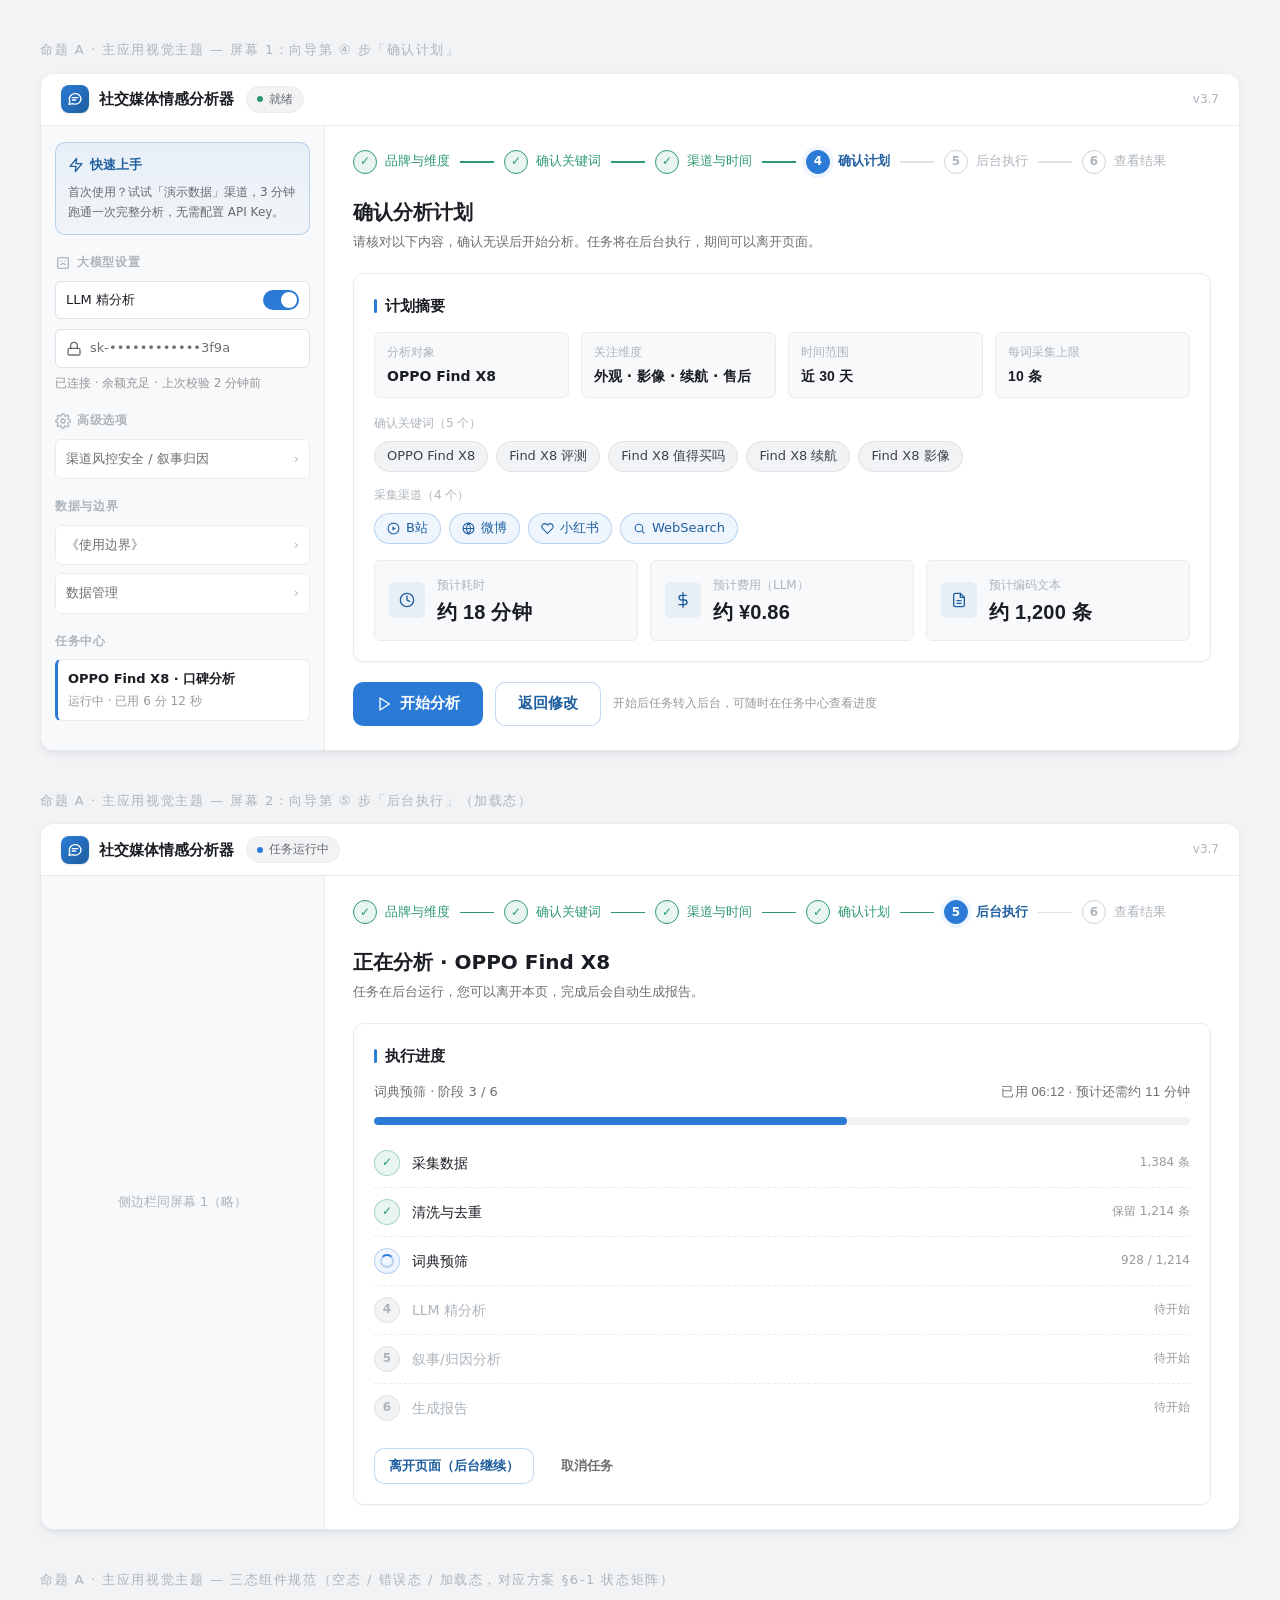
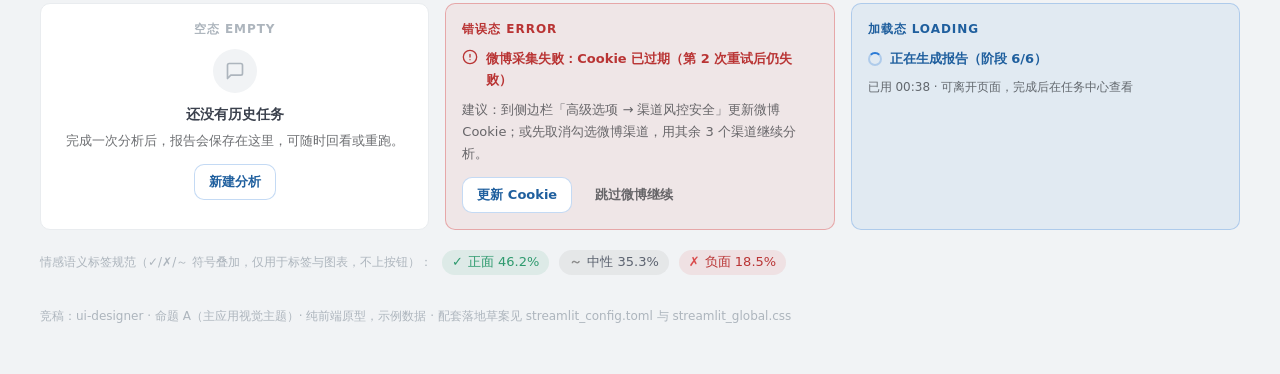
<file: design_entries/ui-designer/prototype_app.html>
<!DOCTYPE html>
<html lang="zh-CN">
<head>
<meta charset="utf-8">
<meta name="viewport" content="width=device-width, initial-scale=1">
<title>命题A · 主应用视觉主题原型 — 社交媒体情感分析器</title>
<style>
/* ============================================================
   设计令牌（竞稿 ui-designer · 现代企业风）
   基础令牌沿用方案 §5.5；本方案按 §七-A 拍板结论扩展灰阶与语义色
   ============================================================ */
:root{
  /* —— 基础令牌（不变） —— */
  --c-page:#F8F9FA; --c-card:#FFFFFF; --c-text:#1A1D23; --c-border:#DEE2E6;
  --c-brand:#2B7BD6; --c-brand-hover:#1F5F9E;
  --c-pos:#2E9A6E; --c-neu:#8C8C8C; --c-neg:#D94A4A;
  /* —— 扩展 · 中性灰阶（等色温，与文字色 #1A1D23 同源） —— */
  --g-50:#F8F9FA; --g-100:#F1F3F5; --g-200:#E9ECEF; --g-300:#DEE2E6; --g-400:#CED4DA;
  --g-500:#ADB5BD; --g-600:#8C8C8C; --g-700:#5C6370; --g-800:#3B414D; --g-900:#1A1D23;
  /* —— 扩展 · 语义色（仅用于状态提示条/图标/边框，不上按钮背景） —— */
  --s-success:#2E9A6E; --s-info:#2B7BD6; --s-warning:#B45309; --s-danger:#D94A4A;
  --s-danger-text:#B93434; --s-warning-text:#8A4B06;
  /* —— 令牌 alpha 派生（同一颜色透明度） —— */
  --text-muted:rgba(26,29,35,.64); --text-faint:rgba(26,29,35,.45);
  --brand-bg:rgba(43,123,214,.08); --brand-border:rgba(43,123,214,.28);
  --pos-bg:rgba(46,154,110,.10); --neg-bg:rgba(217,74,74,.10); --neu-bg:rgba(140,140,140,.12);
  --warn-bg:rgba(180,83,9,.08); --warn-border:rgba(180,83,9,.35);
  --danger-bg:rgba(217,74,74,.08); --danger-border:rgba(217,74,74,.40);
  /* —— 圆角 / 阴影 / 间距 —— */
  --r-sm:6px; --r-md:10px; --r-lg:14px; --r-full:999px;
  --sh-xs:0 1px 2px rgba(16,24,40,.04);
  --sh-sm:0 1px 3px rgba(16,24,40,.07),0 1px 2px rgba(16,24,40,.04);
  --sh-md:0 4px 10px -2px rgba(16,24,40,.08),0 2px 4px -2px rgba(16,24,40,.05);
  --sh-lg:0 12px 28px -8px rgba(16,24,40,.14);
  --sp-1:4px; --sp-2:8px; --sp-3:12px; --sp-4:16px; --sp-6:24px; --sp-8:32px; --sp-12:48px;
  /* —— 字体 —— */
  --font:"Microsoft YaHei","PingFang SC","Segoe UI",system-ui,sans-serif;
  --font-num:"Bahnschrift","Segoe UI","Microsoft YaHei",sans-serif;
}
*{box-sizing:border-box}
html,body{margin:0;padding:0}
body{font-family:var(--font);background:var(--g-100);color:var(--c-text);font-size:14px;line-height:1.6}
.num{font-family:var(--font-num);font-variant-numeric:tabular-nums;letter-spacing:.01em}
svg.ic{width:16px;height:16px;flex:none;vertical-align:-3px}

/* —— 页面骨架 —— */
.demo-label{max-width:1240px;margin:40px auto 12px;padding:0 20px;font-size:13px;color:var(--g-500);letter-spacing:.12em}
.frame{max-width:1240px;margin:0 auto 32px;padding:0 20px}
.app{display:grid;grid-template-columns:284px 1fr;min-height:640px;background:var(--c-card);border:1px solid var(--g-200);border-radius:var(--r-lg);overflow:hidden;box-shadow:var(--sh-md)}

/* —— 顶部品牌栏 —— */
.topbar{grid-column:1 / -1;display:flex;align-items:center;gap:12px;padding:0 20px;height:52px;background:var(--c-card);border-bottom:1px solid var(--g-200)}
.logo{display:flex;align-items:center;gap:10px;font-weight:700;font-size:15px}
.logo .mark{width:28px;height:28px;border-radius:8px;background:linear-gradient(135deg,var(--c-brand),var(--c-brand-hover));display:flex;align-items:center;justify-content:center;box-shadow:var(--sh-sm)}
.topbar .ver{font-size:12px;color:var(--g-500);margin-left:auto}
.topbar .status-pill{display:inline-flex;align-items:center;gap:6px;font-size:12px;color:var(--text-muted);background:var(--g-100);border:1px solid var(--g-200);border-radius:var(--r-full);padding:3px 10px}
.dot{width:6px;height:6px;border-radius:50%;background:var(--s-success)}

/* —— 侧边栏 —— */
.side{background:var(--g-50);border-right:1px solid var(--g-200);padding:16px 14px;overflow-y:auto}
.side h4{margin:18px 0 8px;font-size:12px;color:var(--g-500);font-weight:600;letter-spacing:.06em;display:flex;align-items:center;gap:6px}
.side h4:first-child{margin-top:2px}
.quick-card{background:linear-gradient(180deg,var(--brand-bg),rgba(43,123,214,.03));border:1px solid var(--brand-border);border-radius:var(--r-md);padding:12px;margin-bottom:6px}
.quick-card .t{font-weight:700;font-size:13px;display:flex;align-items:center;gap:6px;color:var(--c-brand-hover)}
.quick-card p{margin:6px 0 0;font-size:12px;color:var(--text-muted);line-height:1.7}
.side .field{margin-bottom:10px}
.switch-row{display:flex;align-items:center;justify-content:space-between;background:var(--c-card);border:1px solid var(--g-300);border-radius:var(--r-sm);padding:8px 10px}
.switch-row .lbl{font-size:13px;display:flex;gap:6px;align-items:center}
.toggle{width:36px;height:20px;border-radius:var(--r-full);background:var(--c-brand);position:relative;flex:none}
.toggle::after{content:"";position:absolute;top:2px;right:2px;width:16px;height:16px;border-radius:50%;background:#fff;box-shadow:var(--sh-xs)}
.toggle.off{background:var(--g-400)}
.toggle.off::after{right:auto;left:2px}
.input{display:flex;align-items:center;gap:8px;background:var(--c-card);border:1px solid var(--g-300);border-radius:var(--r-sm);padding:8px 10px;font-size:13px;color:var(--text-muted)}
.input:focus-within{border-color:var(--c-brand);box-shadow:0 0 0 3px var(--brand-bg)}
.hint{font-size:12px;color:var(--text-faint);margin:6px 0 0}
.expander{border:1px solid var(--g-200);border-radius:var(--r-sm);background:var(--c-card);margin-bottom:8px;overflow:hidden}
.expander .head{display:flex;align-items:center;gap:8px;padding:9px 10px;font-size:13px;color:var(--text-muted);cursor:pointer}
.expander .head .chev{margin-left:auto;color:var(--g-500)}
.expander .body{padding:0 10px 10px;font-size:12px;color:var(--text-muted)}
.task-mini{background:var(--c-card);border:1px solid var(--g-200);border-left:3px solid var(--c-brand);border-radius:var(--r-sm);padding:9px 10px;font-size:12px}
.task-mini b{display:block;font-size:13px;color:var(--c-text)}
.task-mini .sub{color:var(--text-faint);margin-top:2px}

/* —— 主区 —— */
.main{padding:24px 28px;min-width:0}
.stepper{display:flex;align-items:center;gap:0;margin-bottom:22px;flex-wrap:wrap}
.stepper .st{display:flex;align-items:center;gap:8px;font-size:13px;color:var(--g-500)}
.stepper .st .n{width:24px;height:24px;border-radius:50%;border:1.5px solid var(--g-400);display:flex;align-items:center;justify-content:center;font-size:12px;font-weight:600;background:var(--c-card);flex:none}
.stepper .st.done{color:var(--s-success)}
.stepper .st.done .n{border-color:var(--s-success);color:var(--s-success);background:var(--pos-bg)}
.stepper .st.cur{color:var(--c-brand-hover);font-weight:600}
.stepper .st.cur .n{border-color:var(--c-brand);background:var(--c-brand);color:#fff;box-shadow:0 0 0 4px var(--brand-bg)}
.stepper .ln{width:34px;height:1.5px;background:var(--g-300);margin:0 10px}
.stepper .ln.done{background:var(--s-success)}
h2.page{margin:0 0 4px;font-size:20px;font-weight:700}
.page-sub{color:var(--text-muted);font-size:13px;margin:0 0 20px}

.card{background:var(--c-card);border:1px solid var(--g-200);border-radius:var(--r-md);padding:20px;box-shadow:var(--sh-xs)}
.card h3{margin:0 0 14px;font-size:15px;font-weight:700;display:flex;align-items:center;gap:8px}
.card h3::before{content:"";width:3px;height:14px;border-radius:2px;background:var(--c-brand)}

.kv{display:grid;grid-template-columns:repeat(auto-fit,minmax(150px,1fr));gap:12px}
.kv .item{background:var(--g-50);border:1px solid var(--g-200);border-radius:var(--r-sm);padding:10px 12px}
.kv .item .k{font-size:12px;color:var(--g-500)}
.kv .item .v{font-size:14px;font-weight:600;margin-top:3px}

.chips{display:flex;flex-wrap:wrap;gap:8px}
.chip{display:inline-flex;align-items:center;gap:6px;font-size:13px;background:var(--g-100);border:1px solid var(--g-300);border-radius:var(--r-full);padding:4px 12px;color:var(--g-800)}
.chip.channel{background:var(--brand-bg);border-color:var(--brand-border);color:var(--c-brand-hover)}

.cost-row{display:flex;gap:12px;margin-top:16px;flex-wrap:wrap}
.cost{flex:1;min-width:160px;display:flex;align-items:center;gap:12px;background:var(--g-50);border:1px solid var(--g-200);border-radius:var(--r-sm);padding:12px 14px}
.cost .ico{width:36px;height:36px;border-radius:var(--r-sm);background:var(--brand-bg);color:var(--c-brand-hover);display:flex;align-items:center;justify-content:center;flex:none}
.cost .k{font-size:12px;color:var(--g-500)}
.cost .v{font-size:20px;font-weight:700}

/* —— 按钮 —— */
.actions{display:flex;align-items:center;gap:12px;margin-top:20px}
.btn{display:inline-flex;align-items:center;justify-content:center;gap:8px;min-height:44px;padding:0 22px;border-radius:var(--r-md);font-size:15px;font-weight:600;font-family:var(--font);cursor:pointer;border:1px solid transparent;transition:filter .15s ease,opacity .15s ease}
.btn:focus-visible{outline:2px solid var(--c-brand);outline-offset:2px}
.btn-primary{background:var(--c-brand);color:#fff}
.btn-primary:hover{filter:brightness(.92)}   /* 悬停仅亮度变化，不引入新色 */
.btn-secondary{background:var(--c-card);color:var(--c-brand-hover);border-color:var(--brand-border)}
.btn-secondary:hover{filter:brightness(.97)}
.btn-ghost{background:transparent;color:var(--text-muted)}
.btn-ghost:hover{filter:brightness(.97)}
.btn-sm{min-height:36px;padding:0 14px;font-size:13px}

/* —— 执行页 —— */
.progress{height:8px;background:var(--g-100);border-radius:var(--r-full);overflow:hidden;margin:14px 0 8px}
.progress .bar{height:100%;width:58%;background:var(--c-brand);border-radius:var(--r-full)}
.stages{list-style:none;margin:14px 0 0;padding:0}
.stages li{display:flex;align-items:center;gap:12px;padding:11px 0;border-bottom:1px dashed var(--g-200);font-size:14px}
.stages li:last-child{border-bottom:none}
.stages .st-ico{width:26px;height:26px;border-radius:50%;display:flex;align-items:center;justify-content:center;flex:none;font-size:12px;font-weight:700}
.stages .done .st-ico{background:var(--pos-bg);color:var(--s-success);border:1px solid rgba(46,154,110,.35)}
.stages .run  .st-ico{background:var(--brand-bg);color:var(--c-brand-hover);border:1px solid var(--brand-border)}
.stages .wait{color:var(--g-500)}
.stages .wait .st-ico{background:var(--g-100);color:var(--g-500);border:1px solid var(--g-300)}
.stages .meta{margin-left:auto;font-size:12px;color:var(--text-faint)}
.spin{width:14px;height:14px;border:2px solid var(--brand-border);border-top-color:var(--c-brand);border-radius:50%;animation:spin 1s linear infinite;display:inline-block}
@keyframes spin{to{transform:rotate(360deg)}}
@media (prefers-reduced-motion:reduce){.spin{animation:none}}

/* —— 三态示范 —— */
.states{display:grid;grid-template-columns:repeat(auto-fit,minmax(300px,1fr));gap:16px}
.state{border-radius:var(--r-md);padding:16px;border:1px solid;min-height:150px}
.state .st-title{font-size:12px;font-weight:600;letter-spacing:.08em;margin-bottom:10px;display:block}
.st-empty{background:var(--c-card);border-color:var(--g-200);color:var(--text-muted);text-align:center}
.st-empty .big-ico{width:44px;height:44px;margin:6px auto 10px;border-radius:50%;background:var(--g-100);display:flex;align-items:center;justify-content:center;color:var(--g-500)}
.st-error{background:var(--danger-bg);border-color:var(--danger-border)}
.st-error .msg{color:var(--s-danger-text);font-size:13px;font-weight:600;display:flex;gap:8px;align-items:flex-start}
.st-error .fix{color:var(--text-muted);font-size:13px;margin-top:8px;line-height:1.7}
.st-loading{background:var(--brand-bg);border-color:var(--brand-border)}
.st-loading .msg{color:var(--c-brand-hover);font-size:13px;font-weight:600;display:flex;gap:8px;align-items:center}
.st-loading .sub{color:var(--text-muted);font-size:12px;margin-top:8px}

/* —— 语义标签（情感色：仅图表/标签，不上按钮） —— */
.tag{display:inline-flex;align-items:center;gap:5px;font-size:13px;border-radius:var(--r-full);padding:2px 10px}
.tag .sym{font-weight:700}
.tag-pos{background:var(--pos-bg);color:var(--c-pos)} .tag-pos .sym{color:var(--c-pos)}
.tag-neg{background:var(--neg-bg);color:var(--s-danger-text)} .tag-neg .sym{color:var(--c-neg)}
.tag-neu{background:var(--neu-bg);color:var(--g-700)} .tag-neu .sym{color:var(--g-600)}

.foot-note{max-width:1240px;margin:0 auto 48px;padding:0 20px;font-size:12px;color:var(--g-500)}
</style>
</head>
<body>

<div class="demo-label">命题 A · 主应用视觉主题 — 屏幕 1：向导第 ④ 步「确认计划」</div>
<div class="frame"><div class="app">

  <div class="topbar">
    <div class="logo">
      <span class="mark">
        <svg width="16" height="16" viewBox="0 0 24 24" fill="none" stroke="#fff" stroke-width="2" stroke-linecap="round" stroke-linejoin="round"><path d="M21 11.5a8.4 8.4 0 0 1-8.5 8.3 8.6 8.6 0 0 1-3.9-.9L3 20l1.2-4.4a8 8 0 0 1-.7-3.4A8.4 8.4 0 0 1 12 3.9a8.4 8.4 0 0 1 9 7.6z"/><path d="M8 10h8M8 13.5h5"/></svg>
      </span>
      社交媒体情感分析器
    </div>
    <span class="status-pill"><span class="dot"></span>就绪</span>
    <span class="ver">v3.7</span>
  </div>

  <!-- 侧边栏 -->
  <aside class="side">
    <div class="quick-card">
      <div class="t"><svg class="ic" viewBox="0 0 24 24" fill="none" stroke="currentColor" stroke-width="2" stroke-linecap="round" stroke-linejoin="round"><path d="M13 2 3 14h9l-1 8 10-12h-9l1-8z"/></svg>快速上手</div>
      <p>首次使用？试试「演示数据」渠道，3 分钟跑通一次完整分析，无需配置 API Key。</p>
    </div>

    <h4><svg class="ic" viewBox="0 0 24 24" fill="none" stroke="currentColor" stroke-width="2" stroke-linecap="round" stroke-linejoin="round"><rect x="4" y="4" width="16" height="16" rx="2"/><path d="M9 9h.01M15 9h.01M8.5 14.5a4.5 4.5 0 0 1 7 0"/></svg>大模型设置</h4>
    <div class="field">
      <div class="switch-row">
        <span class="lbl">LLM 精分析</span>
        <span class="toggle" role="img" aria-label="已开启"></span>
      </div>
    </div>
    <div class="field">
      <div class="input">
        <svg class="ic" viewBox="0 0 24 24" fill="none" stroke="currentColor" stroke-width="2" stroke-linecap="round" stroke-linejoin="round"><rect x="3" y="11" width="18" height="10" rx="2"/><path d="M7 11V7a5 5 0 0 1 10 0v4"/></svg>
        sk-••••••••••••3f9a
      </div>
      <p class="hint">已连接 · 余额充足 · 上次校验 2 分钟前</p>
    </div>

    <h4><svg class="ic" viewBox="0 0 24 24" fill="none" stroke="currentColor" stroke-width="2" stroke-linecap="round" stroke-linejoin="round"><circle cx="12" cy="12" r="3"/><path d="M19.4 15a1.7 1.7 0 0 0 .3 1.9l.1.1a2 2 0 1 1-2.8 2.8l-.1-.1a1.7 1.7 0 0 0-1.9-.3 1.7 1.7 0 0 0-1 1.5V21a2 2 0 1 1-4 0v-.1a1.7 1.7 0 0 0-1-1.6 1.7 1.7 0 0 0-1.9.3l-.1.1a2 2 0 1 1-2.8-2.8l.1-.1a1.7 1.7 0 0 0 .3-1.9 1.7 1.7 0 0 0-1.5-1H3a2 2 0 1 1 0-4h.1a1.7 1.7 0 0 0 1.6-1 1.7 1.7 0 0 0-.3-1.9l-.1-.1a2 2 0 1 1 2.8-2.8l.1.1a1.7 1.7 0 0 0 1.9.3H9a1.7 1.7 0 0 0 1-1.5V3a2 2 0 1 1 4 0v.1a1.7 1.7 0 0 0 1 1.5 1.7 1.7 0 0 0 1.9-.3l.1-.1a2 2 0 1 1 2.8 2.8l-.1.1a1.7 1.7 0 0 0-.3 1.9V9a1.7 1.7 0 0 0 1.5 1H21a2 2 0 1 1 0 4h-.1a1.7 1.7 0 0 0-1.5 1z"/></svg>高级选项</h4>
    <div class="expander">
      <div class="head">渠道风控安全 / 叙事归因<span class="chev">›</span></div>
    </div>
    <h4>数据与边界</h4>
    <div class="expander">
      <div class="head">《使用边界》<span class="chev">›</span></div>
    </div>
    <div class="expander">
      <div class="head">数据管理<span class="chev">›</span></div>
    </div>

    <h4>任务中心</h4>
    <div class="task-mini">
      <b>OPPO Find X8 · 口碑分析</b>
      <div class="sub">运行中 · 已用 6 分 12 秒</div>
    </div>
  </aside>

  <!-- 主区：向导第④步 -->
  <main class="main">
    <div class="stepper">
      <span class="st done"><span class="n">✓</span>品牌与维度</span><span class="ln done"></span>
      <span class="st done"><span class="n">✓</span>确认关键词</span><span class="ln done"></span>
      <span class="st done"><span class="n">✓</span>渠道与时间</span><span class="ln done"></span>
      <span class="st cur"><span class="n">4</span>确认计划</span><span class="ln"></span>
      <span class="st"><span class="n">5</span>后台执行</span><span class="ln"></span>
      <span class="st"><span class="n">6</span>查看结果</span>
    </div>

    <h2 class="page">确认分析计划</h2>
    <p class="page-sub">请核对以下内容，确认无误后开始分析。任务将在后台执行，期间可以离开页面。</p>

    <div class="card" style="margin-bottom:16px">
      <h3>计划摘要</h3>
      <div class="kv" style="margin-bottom:16px">
        <div class="item"><div class="k">分析对象</div><div class="v">OPPO Find X8</div></div>
        <div class="item"><div class="k">关注维度</div><div class="v">外观 · 影像 · 续航 · 售后</div></div>
        <div class="item"><div class="k">时间范围</div><div class="v num">近 30 天</div></div>
        <div class="item"><div class="k">每词采集上限</div><div class="v num">10 条</div></div>
      </div>
      <div class="k" style="font-size:12px;color:var(--g-500);margin-bottom:8px">确认关键词（5 个）</div>
      <div class="chips">
        <span class="chip">OPPO Find X8</span>
        <span class="chip">Find X8 评测</span>
        <span class="chip">Find X8 值得买吗</span>
        <span class="chip">Find X8 续航</span>
        <span class="chip">Find X8 影像</span>
      </div>
      <div class="k" style="font-size:12px;color:var(--g-500);margin:14px 0 8px">采集渠道（4 个）</div>
      <div class="chips">
        <span class="chip channel"><svg class="ic" style="width:13px;height:13px" viewBox="0 0 24 24" fill="none" stroke="currentColor" stroke-width="2"><circle cx="12" cy="12" r="10"/><polygon points="10 8 16 12 10 16 10 8" fill="currentColor" stroke="none"/></svg>B站</span>
        <span class="chip channel"><svg class="ic" style="width:13px;height:13px" viewBox="0 0 24 24" fill="none" stroke="currentColor" stroke-width="2"><circle cx="12" cy="12" r="10"/><path d="M2 12h20M12 2a15 15 0 0 1 0 20 15 15 0 0 1 0-20"/></svg>微博</span>
        <span class="chip channel"><svg class="ic" style="width:13px;height:13px" viewBox="0 0 24 24" fill="none" stroke="currentColor" stroke-width="2"><path d="M20.8 4.6a5.5 5.5 0 0 0-7.8 0L12 5.7l-1-1.1a5.5 5.5 0 0 0-7.8 7.8l8.8 8.9 8.8-8.9a5.5 5.5 0 0 0 0-7.8z"/></svg>小红书</span>
        <span class="chip channel"><svg class="ic" style="width:13px;height:13px" viewBox="0 0 24 24" fill="none" stroke="currentColor" stroke-width="2"><circle cx="11" cy="11" r="7"/><path d="M21 21l-4.3-4.3"/></svg>WebSearch</span>
      </div>
      <div class="cost-row">
        <div class="cost">
          <span class="ico"><svg class="ic" viewBox="0 0 24 24" fill="none" stroke="currentColor" stroke-width="2" stroke-linecap="round"><circle cx="12" cy="12" r="10"/><path d="M12 6v6l4 2"/></svg></span>
          <span><span class="k">预计耗时</span><br><span class="v num">约 18 分钟</span></span>
        </div>
        <div class="cost">
          <span class="ico"><svg class="ic" viewBox="0 0 24 24" fill="none" stroke="currentColor" stroke-width="2" stroke-linecap="round"><path d="M12 1v22M17 5H9.5a3.5 3.5 0 0 0 0 7h5a3.5 3.5 0 0 1 0 7H6"/></svg></span>
          <span><span class="k">预计费用（LLM）</span><br><span class="v num">约 ¥0.86</span></span>
        </div>
        <div class="cost">
          <span class="ico"><svg class="ic" viewBox="0 0 24 24" fill="none" stroke="currentColor" stroke-width="2" stroke-linecap="round"><path d="M14 2H6a2 2 0 0 0-2 2v16a2 2 0 0 0 2 2h12a2 2 0 0 0 2-2V8z"/><path d="M14 2v6h6M9 13h6M9 17h6"/></svg></span>
          <span><span class="k">预计编码文本</span><br><span class="v num">约 1,200 条</span></span>
        </div>
      </div>
    </div>

    <div class="actions">
      <button class="btn btn-primary">
        <svg class="ic" viewBox="0 0 24 24" fill="none" stroke="currentColor" stroke-width="2" stroke-linecap="round" stroke-linejoin="round"><polygon points="6 3 20 12 6 21 6 3"/></svg>
        开始分析
      </button>
      <button class="btn btn-secondary">返回修改</button>
      <span style="font-size:12px;color:var(--text-faint)">开始后任务转入后台，可随时在任务中心查看进度</span>
    </div>
  </main>
</div></div>

<div class="demo-label">命题 A · 主应用视觉主题 — 屏幕 2：向导第 ⑤ 步「后台执行」（加载态）</div>
<div class="frame"><div class="app">
  <div class="topbar">
    <div class="logo">
      <span class="mark"><svg width="16" height="16" viewBox="0 0 24 24" fill="none" stroke="#fff" stroke-width="2" stroke-linecap="round" stroke-linejoin="round"><path d="M21 11.5a8.4 8.4 0 0 1-8.5 8.3 8.6 8.6 0 0 1-3.9-.9L3 20l1.2-4.4a8 8 0 0 1-.7-3.4A8.4 8.4 0 0 1 12 3.9a8.4 8.4 0 0 1 9 7.6z"/><path d="M8 10h8M8 13.5h5"/></svg></span>
      社交媒体情感分析器
    </div>
    <span class="status-pill"><span class="dot" style="background:var(--c-brand)"></span>任务运行中</span>
    <span class="ver">v3.7</span>
  </div>
  <div class="side" style="display:flex;align-items:center;justify-content:center;color:var(--g-500);font-size:13px">
    侧边栏同屏幕 1（略）
  </div>
  <main class="main">
    <div class="stepper">
      <span class="st done"><span class="n">✓</span>品牌与维度</span><span class="ln done"></span>
      <span class="st done"><span class="n">✓</span>确认关键词</span><span class="ln done"></span>
      <span class="st done"><span class="n">✓</span>渠道与时间</span><span class="ln done"></span>
      <span class="st done"><span class="n">✓</span>确认计划</span><span class="ln done"></span>
      <span class="st cur"><span class="n">5</span>后台执行</span><span class="ln"></span>
      <span class="st"><span class="n">6</span>查看结果</span>
    </div>

    <h2 class="page">正在分析 · OPPO Find X8</h2>
    <p class="page-sub">任务在后台运行，您可以离开本页，完成后会自动生成报告。</p>

    <div class="card">
      <h3>执行进度</h3>
      <div style="display:flex;justify-content:space-between;font-size:13px;color:var(--text-muted)">
        <span>词典预筛 · 阶段 3 / 6</span>
        <span class="num">已用 06:12 · 预计还需约 11 分钟</span>
      </div>
      <div class="progress"><div class="bar"></div></div>
      <ul class="stages">
        <li class="done"><span class="st-ico">✓</span>采集数据<span class="meta">1,384 条</span></li>
        <li class="done"><span class="st-ico">✓</span>清洗与去重<span class="meta">保留 1,214 条</span></li>
        <li class="run"><span class="st-ico"><span class="spin"></span></span>词典预筛<span class="meta">928 / 1,214</span></li>
        <li class="wait"><span class="st-ico">4</span>LLM 精分析<span class="meta">待开始</span></li>
        <li class="wait"><span class="st-ico">5</span>叙事/归因分析<span class="meta">待开始</span></li>
        <li class="wait"><span class="st-ico">6</span>生成报告<span class="meta">待开始</span></li>
      </ul>
      <div class="actions" style="margin-top:16px">
        <button class="btn btn-secondary btn-sm">离开页面（后台继续）</button>
        <button class="btn btn-ghost btn-sm">取消任务</button>
      </div>
    </div>
  </main>
</div></div>

<div class="demo-label">命题 A · 主应用视觉主题 — 三态组件规范（空态 / 错误态 / 加载态，对应方案 §6-1 状态矩阵）</div>
<div class="frame">
  <div class="states">
    <div class="state st-empty">
      <span class="st-title" style="color:var(--g-500)">空态 EMPTY</span>
      <div class="big-ico"><svg width="20" height="20" viewBox="0 0 24 24" fill="none" stroke="currentColor" stroke-width="2" stroke-linecap="round" stroke-linejoin="round"><path d="M21 15a2 2 0 0 1-2 2H7l-4 4V5a2 2 0 0 1 2-2h14a2 2 0 0 1 2 2z"/></svg></div>
      <b style="color:var(--g-800)">还没有历史任务</b>
      <p style="font-size:13px;margin:6px 0 12px">完成一次分析后，报告会保存在这里，可随时回看或重跑。</p>
      <button class="btn btn-secondary btn-sm">新建分析</button>
    </div>
    <div class="state st-error">
      <span class="st-title" style="color:var(--s-danger-text)">错误态 ERROR</span>
      <div class="msg">
        <svg class="ic" viewBox="0 0 24 24" fill="none" stroke="currentColor" stroke-width="2" stroke-linecap="round"><circle cx="12" cy="12" r="10"/><path d="M12 8v4M12 16h.01"/></svg>
        微博采集失败：Cookie 已过期（第 2 次重试后仍失败）
      </div>
      <div class="fix">建议：到侧边栏「高级选项 → 渠道风控安全」更新微博 Cookie；或先取消勾选微博渠道，用其余 3 个渠道继续分析。</div>
      <div style="margin-top:12px;display:flex;gap:8px">
        <button class="btn btn-secondary btn-sm">更新 Cookie</button>
        <button class="btn btn-ghost btn-sm">跳过微博继续</button>
      </div>
    </div>
    <div class="state st-loading">
      <span class="st-title" style="color:var(--c-brand-hover)">加载态 LOADING</span>
      <div class="msg"><span class="spin"></span>正在生成报告（阶段 6/6）</div>
      <div class="sub">已用 00:38 · 可离开页面，完成后在任务中心查看</div>
    </div>
  </div>

  <div style="margin-top:20px;display:flex;gap:10px;align-items:center;flex-wrap:wrap">
    <span style="font-size:12px;color:var(--g-500)">情感语义标签规范（✓/✗/～ 符号叠加，仅用于标签与图表，不上按钮）：</span>
    <span class="tag tag-pos"><span class="sym">✓</span>正面 46.2%</span>
    <span class="tag tag-neu"><span class="sym">～</span>中性 35.3%</span>
    <span class="tag tag-neg"><span class="sym">✗</span>负面 18.5%</span>
  </div>
</div>

<div class="foot-note">
  竞稿：ui-designer · 命题 A（主应用视觉主题）· 纯前端原型，示例数据 · 配套落地草案见 streamlit_config.toml 与 streamlit_global.css
</div>

</body>
</html>
</file>
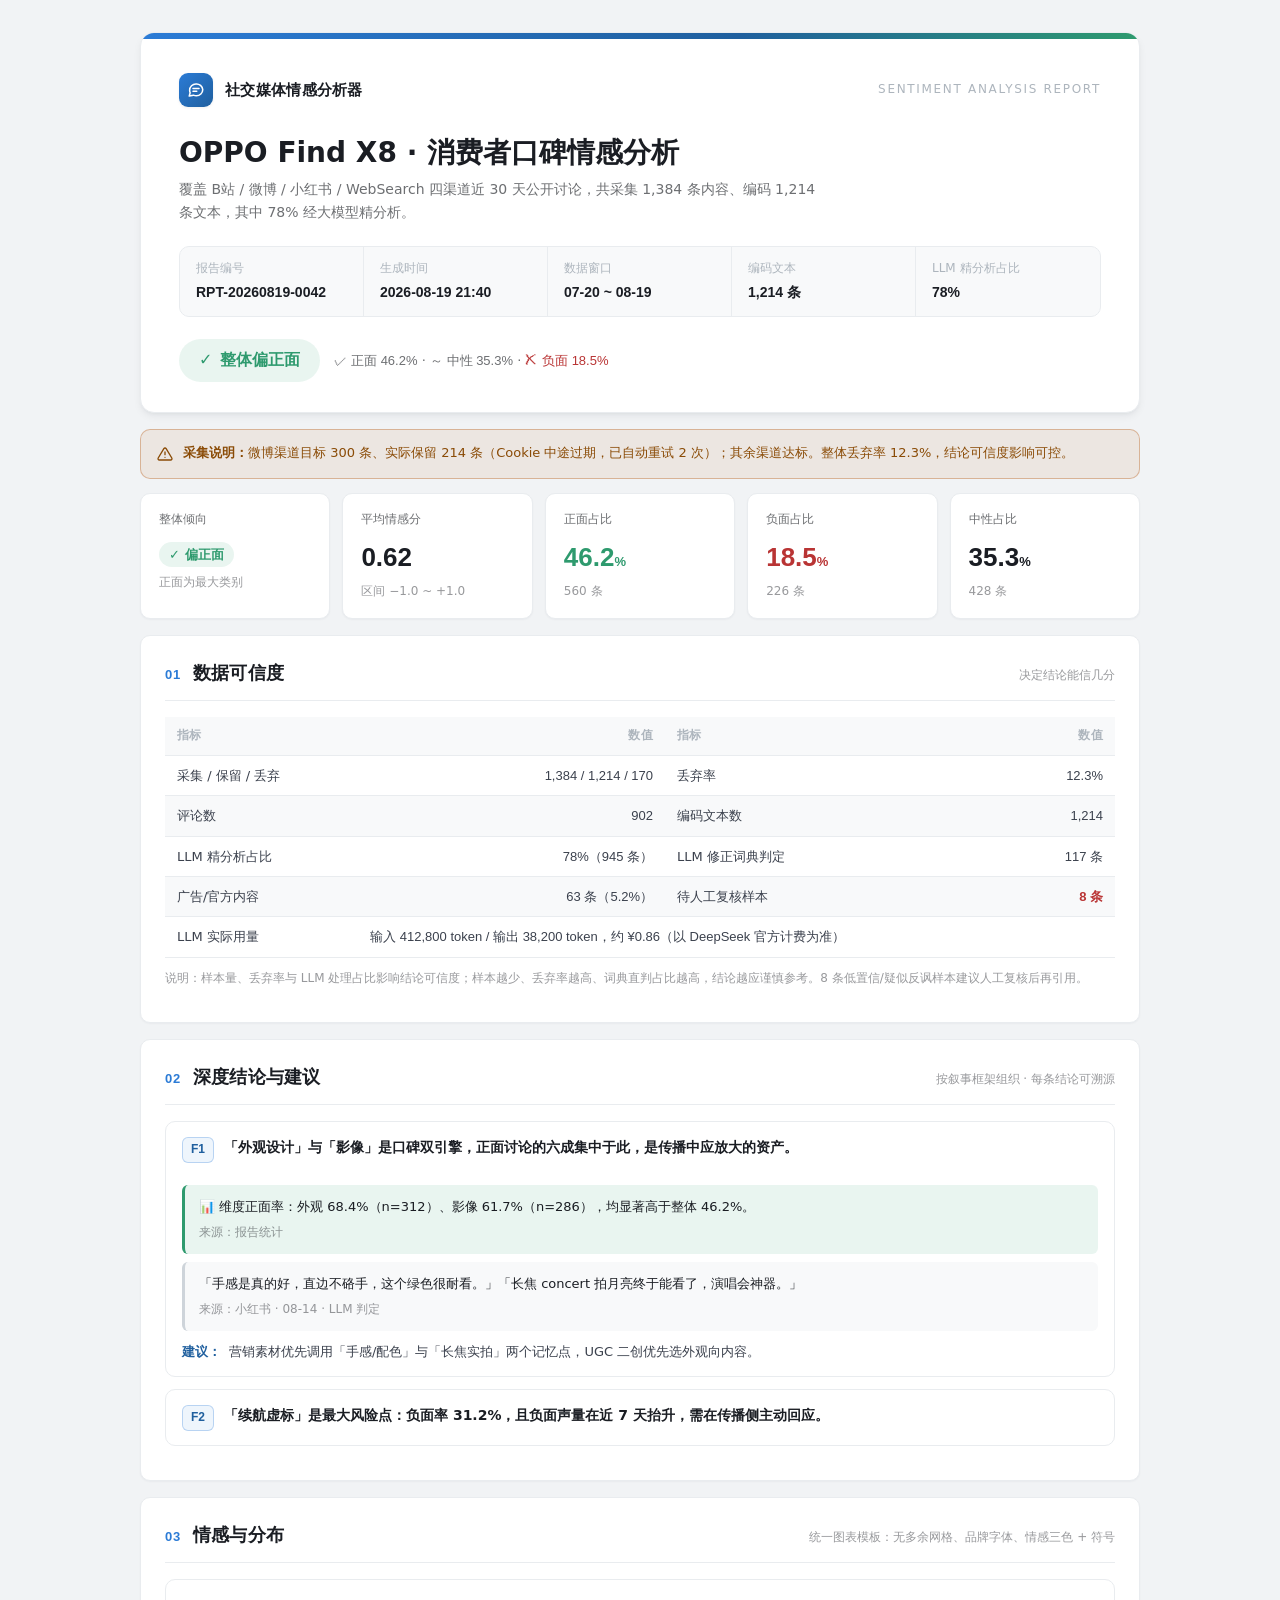
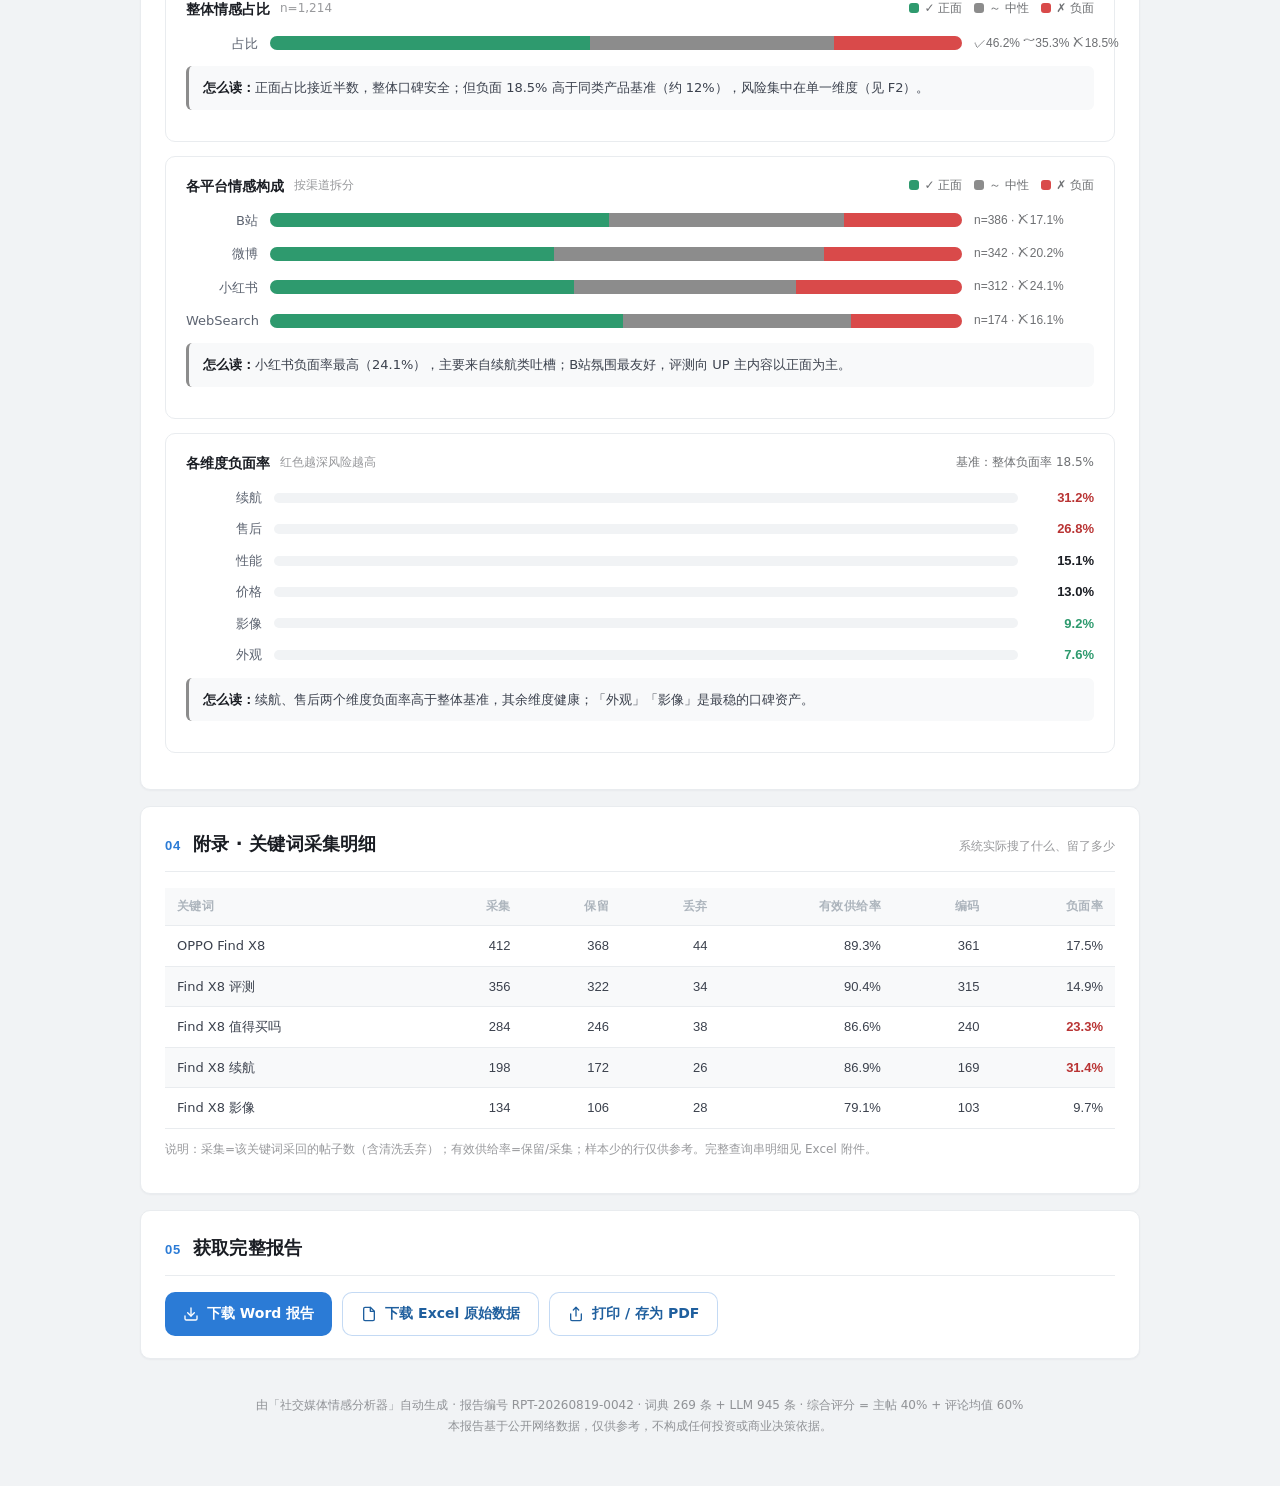
<file: design_entries/ui-designer/prototype_report.html>
<!DOCTYPE html>
<html lang="zh-CN">
<head>
<meta charset="utf-8">
<meta name="viewport" content="width=device-width, initial-scale=1">
<title>命题C · HTML 分析报告视觉稿 — 社交媒体情感分析器</title>
<style>
/* 设计令牌：与命题 A / B 同一套（竞稿 ui-designer） */
:root{
  --c-page:#F8F9FA; --c-card:#FFFFFF; --c-text:#1A1D23; --c-border:#DEE2E6;
  --c-brand:#2B7BD6; --c-brand-hover:#1F5F9E;
  --c-pos:#2E9A6E; --c-neu:#8C8C8C; --c-neg:#D94A4A;
  --g-50:#F8F9FA; --g-100:#F1F3F5; --g-200:#E9ECEF; --g-300:#DEE2E6; --g-400:#CED4DA;
  --g-500:#ADB5BD; --g-600:#8C8C8C; --g-700:#5C6370; --g-800:#3B414D; --g-900:#1A1D23;
  --s-success:#2E9A6E; --s-info:#2B7BD6; --s-warning:#B45309; --s-danger:#D94A4A;
  --s-danger-text:#B93434;
  --text-muted:rgba(26,29,35,.64); --text-faint:rgba(26,29,35,.45);
  --brand-bg:rgba(43,123,214,.08); --brand-border:rgba(43,123,214,.28);
  --pos-bg:rgba(46,154,110,.10); --neg-bg:rgba(217,74,74,.10); --neu-bg:rgba(140,140,140,.12);
  --warn-bg:rgba(180,83,9,.08); --warn-border:rgba(180,83,9,.35); --warn-text:#8A4B06;
  --danger-bg:rgba(217,74,74,.08); --danger-border:rgba(217,74,74,.40);
  --r-sm:6px; --r-md:10px; --r-lg:14px; --r-full:999px;
  --sh-xs:0 1px 2px rgba(16,24,40,.04); --sh-sm:0 1px 3px rgba(16,24,40,.07);
  --sh-md:0 4px 10px -2px rgba(16,24,40,.08),0 2px 4px -2px rgba(16,24,40,.05);
  --sh-lg:0 12px 28px -8px rgba(16,24,40,.14);
  --font:"Microsoft YaHei","PingFang SC","Segoe UI",system-ui,sans-serif;
  --font-num:"Bahnschrift","Segoe UI","Microsoft YaHei",sans-serif;
}
*{box-sizing:border-box}
body{margin:0;font-family:var(--font);background:var(--g-100);color:var(--c-text);font-size:14px;line-height:1.65}
.wrap{max-width:1040px;margin:0 auto;padding:32px 20px 48px}
.num{font-family:var(--font-num);font-variant-numeric:tabular-nums}
svg.ic{width:16px;height:16px;flex:none;vertical-align:-3px}

/* ============ 封面（替代原渐变 banner 的品牌化封面） ============ */
.cover{background:var(--c-card);border:1px solid var(--g-200);border-radius:var(--r-lg);box-shadow:var(--sh-md);overflow:hidden;margin-bottom:16px}
.cover .band{height:6px;background:linear-gradient(90deg,var(--c-brand) 0%,var(--c-brand-hover) 60%,var(--c-pos) 100%)}
.cover .inner{padding:34px 38px 30px}
.cover .brand-row{display:flex;align-items:center;gap:12px;margin-bottom:26px}
.cover .mark{width:34px;height:34px;border-radius:9px;background:linear-gradient(135deg,var(--c-brand),var(--c-brand-hover));display:flex;align-items:center;justify-content:center;box-shadow:var(--sh-sm)}
.cover .pname{font-weight:700;font-size:15px;letter-spacing:.02em}
.cover .ptype{font-size:12px;color:var(--g-500);margin-left:auto;letter-spacing:.14em}
.cover h1{margin:0 0 6px;font-size:28px;line-height:1.4;font-weight:700}
.cover .subject-desc{color:var(--text-muted);font-size:14px;margin:0 0 22px;max-width:640px}
.cover .meta{display:grid;grid-template-columns:repeat(auto-fit,minmax(150px,1fr));gap:0;border:1px solid var(--g-200);border-radius:var(--r-md);overflow:hidden;background:var(--g-50)}
.cover .meta .m{padding:12px 16px;border-right:1px solid var(--g-200)}
.cover .meta .m:last-child{border-right:none}
.cover .meta .k{font-size:12px;color:var(--g-500)}
.cover .meta .v{font-size:14px;font-weight:600;margin-top:2px}
.cover .verdict-row{display:flex;align-items:center;gap:14px;margin-top:22px;flex-wrap:wrap}
.cover .verdict{display:inline-flex;align-items:center;gap:8px;font-size:16px;font-weight:700;border-radius:var(--r-full);padding:8px 20px}
.cover .share{font-size:13px;color:var(--text-muted)}

/* 情感标签 */
.tag{display:inline-flex;align-items:center;gap:5px;font-size:13px;border-radius:var(--r-full);padding:2px 10px;font-weight:600}
.tag .sym{font-weight:700}
.tag-pos{background:var(--pos-bg);color:var(--c-pos)}
.tag-neg{background:var(--neg-bg);color:var(--s-danger-text)}
.tag-neu{background:var(--neu-bg);color:var(--g-700)}

/* 提示条 */
.notice{border-radius:var(--r-md);padding:12px 16px;font-size:13px;margin-bottom:14px;display:flex;gap:10px;align-items:flex-start;line-height:1.7}
.notice .t-ico{margin-top:2px}
.notice-warning{background:var(--warn-bg);border:1px solid var(--warn-border);color:var(--warn-text)}
.notice-info{background:var(--brand-bg);border:1px solid var(--brand-border);color:var(--c-brand-hover)}
.notice-danger{background:var(--danger-bg);border:1px solid var(--danger-border);color:var(--s-danger-text)}

/* ============ 指标卡 ============ */
.cards{display:grid;grid-template-columns:repeat(auto-fit,minmax(170px,1fr));gap:12px;margin-bottom:16px}
.card{background:var(--c-card);border:1px solid var(--g-200);border-radius:var(--r-md);padding:16px 18px;box-shadow:var(--sh-xs)}
.card .k{font-size:12px;color:var(--text-muted);display:flex;align-items:center;gap:6px}
.card .v{font-size:26px;font-weight:700;margin-top:6px}
.card .v.pos{color:var(--c-pos)} .card .v.neg{color:var(--s-danger-text)}
.card .d{font-size:12px;color:var(--text-faint);margin-top:4px}

/* ============ 章节卡片 ============ */
.section{background:var(--c-card);border:1px solid var(--g-200);border-radius:var(--r-md);padding:22px 24px;margin-bottom:16px;box-shadow:var(--sh-xs)}
.sec-hd{display:flex;align-items:baseline;gap:12px;margin-bottom:16px;border-bottom:1px solid var(--g-200);padding-bottom:12px}
.sec-hd .idx{font-family:var(--font-num);font-size:13px;font-weight:700;color:var(--c-brand);letter-spacing:.06em}
.sec-hd h2{margin:0;font-size:18px;font-weight:700;letter-spacing:.01em}
.sec-hd .r{margin-left:auto;font-size:12px;color:var(--text-faint)}

/* 表格 */
table{border-collapse:collapse;width:100%;font-size:13px}
th,td{padding:9px 12px;text-align:left;border-bottom:1px solid var(--g-200)}
th{color:var(--g-500);font-weight:600;background:var(--g-50);font-size:12px;letter-spacing:.03em}
td{color:var(--g-800)}
tbody tr:nth-child(even){background:var(--g-50)}
td.num,th.num{text-align:right;font-variant-numeric:tabular-nums}
td .neg-hi{color:var(--s-danger-text);font-weight:600}
.tbl-note{font-size:12px;color:var(--text-faint);margin-top:10px;line-height:1.7}

/* ============ 图表卡片（图与卡片融合） ============ */
.chart-block{border:1px solid var(--g-200);border-radius:var(--r-md);padding:18px 20px;margin-bottom:14px;background:var(--c-card)}
.chart-block .cb-hd{display:flex;align-items:center;gap:10px;margin-bottom:12px}
.chart-block .cb-hd .nm{font-size:14px;font-weight:700}
.chart-block .cb-hd .sub{font-size:12px;color:var(--text-faint)}
.chart-block .cb-hd .lg{margin-left:auto;display:flex;gap:12px;font-size:12px;color:var(--text-muted)}
.chart-block .cb-hd .lg i{display:inline-block;width:10px;height:10px;border-radius:3px;margin-right:5px;vertical-align:-1px;font-style:normal}
.insight{background:var(--g-50);border-left:3px solid var(--c-neu);border-radius:var(--r-sm);padding:10px 14px;font-size:13px;color:var(--g-800);line-height:1.8;margin-top:12px}
.insight b{color:var(--c-text)}

/* 条形图（CSS 模拟 plotly 统一模板后的观感） */
.bars{display:flex;flex-direction:column;gap:12px}
.brow{display:grid;grid-template-columns:72px 1fr 120px;align-items:center;gap:12px;font-size:13px}
.brow .nm{text-align:right;color:var(--g-700)}
.brow .stack{display:flex;height:14px;border-radius:var(--r-full);overflow:hidden;background:var(--g-100)}
.brow .stack .p{background:var(--c-pos)} .brow .stack .u{background:var(--c-neu)} .brow .stack .g{background:var(--c-neg)}
.brow .val{font-size:12px;color:var(--text-muted);white-space:nowrap}

/* 维度负面率横向条 */
.dim-row{display:grid;grid-template-columns:76px 1fr 64px;align-items:center;gap:12px;font-size:13px;margin-bottom:10px}
.dim-row .nm{text-align:right;color:var(--g-700)}
.dim-row .track{height:10px;border-radius:var(--r-full);background:var(--g-100);overflow:hidden}
.dim-row .fill{height:100%;border-radius:var(--r-full)}
.dim-row .pc{font-size:13px;font-weight:600;text-align:right}

/* 结论条目 */
.finding{border:1px solid var(--g-200);border-radius:var(--r-md);margin-bottom:12px;overflow:hidden}
.finding .f-hd{display:flex;gap:10px;align-items:flex-start;padding:14px 16px;cursor:pointer}
.finding .f-id{flex:none;font-family:var(--font-num);font-size:12px;font-weight:700;color:var(--c-brand-hover);background:var(--brand-bg);border:1px solid var(--brand-border);border-radius:var(--r-sm);padding:2px 8px;margin-top:1px}
.finding .f-claim{font-weight:600;font-size:14px;line-height:1.6}
.finding .f-body{padding:0 16px 14px;display:none}
.finding.open .f-body{display:block}
.evi{border-radius:var(--r-sm);padding:10px 14px;font-size:13px;line-height:1.8;margin-top:8px}
.evi .src{font-size:12px;color:var(--text-faint);margin-top:4px}
.evi-stat{background:var(--pos-bg);border-left:3px solid var(--c-pos)}
.evi-quote{background:var(--g-50);border-left:3px solid var(--g-400)}
.action{display:flex;gap:8px;align-items:flex-start;margin-top:10px;font-size:13px;color:var(--g-800)}
.action b{color:var(--c-brand-hover)}

/* 下载区 */
.dl{display:flex;gap:10px;flex-wrap:wrap}
.dl a{display:inline-flex;align-items:center;gap:8px;min-height:44px;padding:0 18px;border-radius:var(--r-md);font-size:14px;font-weight:600;text-decoration:none;transition:filter .15s ease}
.dl a:focus-visible{outline:2px solid var(--c-brand);outline-offset:2px}
.dl .main{background:var(--c-brand);color:#fff}
.dl .main:hover{filter:brightness(.92)}
.dl .alt{background:var(--c-card);color:var(--c-brand-hover);border:1px solid var(--brand-border)}
.dl .alt:hover{filter:brightness(.97)}

footer{color:var(--text-faint);font-size:12px;text-align:center;padding:20px 0 0;line-height:1.8}
@media (max-width:720px){.cover .inner{padding:24px}.cover h1{font-size:22px}.sec-hd{flex-wrap:wrap}}
@media print{
  body{background:#fff}
  .cover,.card,.section,.chart-block{box-shadow:none}
}
</style>
</head>
<body>
<div class="wrap">

  <!-- ============ 封面 ============ -->
  <div class="cover">
    <div class="band"></div>
    <div class="inner">
      <div class="brand-row">
        <span class="mark"><svg width="18" height="18" viewBox="0 0 24 24" fill="none" stroke="#fff" stroke-width="2" stroke-linecap="round" stroke-linejoin="round"><path d="M21 11.5a8.4 8.4 0 0 1-8.5 8.3 8.6 8.6 0 0 1-3.9-.9L3 20l1.2-4.4a8 8 0 0 1-.7-3.4A8.4 8.4 0 0 1 12 3.9a8.4 8.4 0 0 1 9 7.6z"/><path d="M8 10h8M8 13.5h5"/></svg></span>
        <span class="pname">社交媒体情感分析器</span>
        <span class="ptype">SENTIMENT ANALYSIS REPORT</span>
      </div>
      <h1>OPPO Find X8 · 消费者口碑情感分析</h1>
      <p class="subject-desc">覆盖 B站 / 微博 / 小红书 / WebSearch 四渠道近 30 天公开讨论，共采集 1,384 条内容、编码 1,214 条文本，其中 78% 经大模型精分析。</p>
      <div class="meta">
        <div class="m"><div class="k">报告编号</div><div class="v num">RPT-20260819-0042</div></div>
        <div class="m"><div class="k">生成时间</div><div class="v num">2026-08-19 21:40</div></div>
        <div class="m"><div class="k">数据窗口</div><div class="v num">07-20 ~ 08-19</div></div>
        <div class="m"><div class="k">编码文本</div><div class="v num">1,214 条</div></div>
        <div class="m"><div class="k">LLM 精分析占比</div><div class="v num">78%</div></div>
      </div>
      <div class="verdict-row">
        <span class="verdict tag-pos" style="background:var(--pos-bg);color:var(--c-pos);font-size:16px"><span class="sym" style="font-weight:700">✓</span>整体偏正面</span>
        <span class="share"><span class="num">✓ 正面 46.2%</span> · <span class="num">～ 中性 35.3%</span> · <span class="num" style="color:var(--s-danger-text)">✗ 负面 18.5%</span></span>
      </div>
    </div>
  </div>

  <!-- 采集说明提示条（三态语义示例） -->
  <div class="notice notice-warning">
    <span class="t-ico"><svg class="ic" viewBox="0 0 24 24" fill="none" stroke="currentColor" stroke-width="2" stroke-linecap="round"><path d="M10.3 3.9 1.8 18a2 2 0 0 0 1.7 3h17a2 2 0 0 0 1.7-3L13.7 3.9a2 2 0 0 0-3.4 0z"/><path d="M12 9v4M12 17h.01"/></svg></span>
    <div><b>采集说明：</b>微博渠道目标 300 条、实际保留 214 条（Cookie 中途过期，已自动重试 2 次）；其余渠道达标。整体丢弃率 12.3%，结论可信度影响可控。</div>
  </div>

  <!-- ============ 指标卡 ============ -->
  <div class="cards">
    <div class="card"><div class="k">整体倾向</div><div class="v pos" style="font-size:20px"><span class="tag tag-pos"><span class="sym">✓</span>偏正面</span></div><div class="d">正面为最大类别</div></div>
    <div class="card"><div class="k">平均情感分</div><div class="v num">0.62</div><div class="d">区间 −1.0 ~ +1.0</div></div>
    <div class="card"><div class="k">正面占比</div><div class="v num pos">46.2<span style="font-size:13px">%</span></div><div class="d">560 条</div></div>
    <div class="card"><div class="k">负面占比</div><div class="v num neg">18.5<span style="font-size:13px">%</span></div><div class="d">226 条</div></div>
    <div class="card"><div class="k">中性占比</div><div class="v num">35.3<span style="font-size:13px">%</span></div><div class="d">428 条</div></div>
  </div>

  <!-- ============ 数据可信度 ============ -->
  <div class="section">
    <div class="sec-hd"><span class="idx">01</span><h2>数据可信度</h2><span class="r">决定结论能信几分</span></div>
    <table>
      <thead><tr><th>指标</th><th class="num">数值</th><th>指标</th><th class="num">数值</th></tr></thead>
      <tbody>
        <tr><td>采集 / 保留 / 丢弃</td><td class="num">1,384 / 1,214 / 170</td><td>丢弃率</td><td class="num">12.3%</td></tr>
        <tr><td>评论数</td><td class="num">902</td><td>编码文本数</td><td class="num">1,214</td></tr>
        <tr><td>LLM 精分析占比</td><td class="num">78%（945 条）</td><td>LLM 修正词典判定</td><td class="num">117 条</td></tr>
        <tr><td>广告/官方内容</td><td class="num">63 条（5.2%）</td><td>待人工复核样本</td><td class="num"><span class="neg-hi">8 条</span></td></tr>
        <tr><td>LLM 实际用量</td><td class="num" colspan="3" style="text-align:left">输入 412,800 token / 输出 38,200 token，约 ¥0.86（以 DeepSeek 官方计费为准）</td></tr>
      </tbody>
    </table>
    <p class="tbl-note">说明：样本量、丢弃率与 LLM 处理占比影响结论可信度；样本越少、丢弃率越高、词典直判占比越高，结论越应谨慎参考。8 条低置信/疑似反讽样本建议人工复核后再引用。</p>
  </div>

  <!-- ============ 深度结论 ============ -->
  <div class="section">
    <div class="sec-hd"><span class="idx">02</span><h2>深度结论与建议</h2><span class="r">按叙事框架组织 · 每条结论可溯源</span></div>

    <div class="finding open">
      <div class="f-hd">
        <span class="f-id">F1</span>
        <span class="f-claim">「外观设计」与「影像」是口碑双引擎，正面讨论的六成集中于此，是传播中应放大的资产。</span>
      </div>
      <div class="f-body">
        <div class="evi evi-stat">📊 维度正面率：外观 68.4%（n=312）、影像 61.7%（n=286），均显著高于整体 46.2%。<div class="src">来源：报告统计</div></div>
        <div class="evi evi-quote">「手感是真的好，直边不硌手，这个绿色很耐看。」「长焦 concert 拍月亮终于能看了，演唱会神器。」<div class="src">来源：小红书 · 08-14 · LLM 判定</div></div>
        <div class="action"><b>建议：</b>营销素材优先调用「手感/配色」与「长焦实拍」两个记忆点，UGC 二创优先选外观向内容。</div>
      </div>
    </div>

    <div class="finding">
      <div class="f-hd">
        <span class="f-id">F2</span>
        <span class="f-claim">「续航虚标」是最大风险点：负面率 31.2%，且负面声量在近 7 天抬升，需在传播侧主动回应。</span>
      </div>
      <div class="f-body">
        <div class="evi evi-stat">📊 续航维度负面率 31.2%（n=198），高于整体负面率 12.7pt；近 7 天趋势 +6.3pt。<div class="src">来源：报告统计</div></div>
        <div class="action"><b>建议：</b>发布「典型场景续航实测」内容对冲「虚标」叙事；客服话术统一给出「耗电排查三步」。</div>
      </div>
    </div>
  </div>

  <!-- ============ 图表区：融合卡片 ============ -->
  <div class="section">
    <div class="sec-hd"><span class="idx">03</span><h2>情感与分布</h2><span class="r">统一图表模板：无多余网格、品牌字体、情感三色 + 符号</span></div>

    <div class="chart-block">
      <div class="cb-hd">
        <span class="nm">整体情感占比</span><span class="sub">n=1,214</span>
        <span class="lg"><span><i style="background:var(--c-pos)"></i>✓ 正面</span><span><i style="background:var(--c-neu)"></i>～ 中性</span><span><i style="background:var(--c-neg)"></i>✗ 负面</span></span>
      </div>
      <div class="bars">
        <div class="brow"><span class="nm">占比</span><span class="stack"><span class="p" style="width:46.2%"></span><span class="u" style="width:35.3%"></span><span class="g" style="width:18.5%"></span></span><span class="val num">✓46.2% ～35.3% ✗18.5%</span></div>
      </div>
      <p class="insight"><b>怎么读：</b>正面占比接近半数，整体口碑安全；但负面 18.5% 高于同类产品基准（约 12%），风险集中在单一维度（见 F2）。</p>
    </div>

    <div class="chart-block">
      <div class="cb-hd">
        <span class="nm">各平台情感构成</span><span class="sub">按渠道拆分</span>
        <span class="lg"><span><i style="background:var(--c-pos)"></i>✓ 正面</span><span><i style="background:var(--c-neu)"></i>～ 中性</span><span><i style="background:var(--c-neg)"></i>✗ 负面</span></span>
      </div>
      <div class="bars">
        <div class="brow"><span class="nm">B站</span><span class="stack"><span class="p" style="width:49%"></span><span class="u" style="width:34%"></span><span class="g" style="width:17%"></span></span><span class="val num">n=386 · ✗17.1%</span></div>
        <div class="brow"><span class="nm">微博</span><span class="stack"><span class="p" style="width:41%"></span><span class="u" style="width:39%"></span><span class="g" style="width:20%"></span></span><span class="val num">n=342 · ✗20.2%</span></div>
        <div class="brow"><span class="nm">小红书</span><span class="stack"><span class="p" style="width:44%"></span><span class="u" style="width:32%"></span><span class="g" style="width:24%"></span></span><span class="val num">n=312 · <span class="neg-hi">✗24.1%</span></span></div>
        <div class="brow"><span class="nm">WebSearch</span><span class="stack"><span class="p" style="width:51%"></span><span class="u" style="width:33%"></span><span class="g" style="width:16%"></span></span><span class="val num">n=174 · ✗16.1%</span></div>
      </div>
      <p class="insight"><b>怎么读：</b>小红书负面率最高（24.1%），主要来自续航类吐槽；B站氛围最友好，评测向 UP 主内容以正面为主。</p>
    </div>

    <div class="chart-block">
      <div class="cb-hd">
        <span class="nm">各维度负面率</span><span class="sub">红色越深风险越高</span>
        <span class="lg"><span>基准：整体负面率 18.5%</span></span>
      </div>
      <div class="dim-row"><span class="nm">续航</span><span class="track"><span class="fill" style="width:78%;background:var(--c-neg)"></span></span><span class="pc num" style="color:var(--s-danger-text)">31.2%</span></div>
      <div class="dim-row"><span class="nm">售后</span><span class="track"><span class="fill" style="width:67%;background:var(--c-neg)"></span></span><span class="pc num" style="color:var(--s-danger-text)">26.8%</span></div>
      <div class="dim-row"><span class="nm">性能</span><span class="track"><span class="fill" style="width:38%;background:var(--g-500)"></span></span><span class="pc num">15.1%</span></div>
      <div class="dim-row"><span class="nm">价格</span><span class="track"><span class="fill" style="width:33%;background:var(--g-500)"></span></span><span class="pc num">13.0%</span></div>
      <div class="dim-row"><span class="nm">影像</span><span class="track"><span class="fill" style="width:23%;background:var(--c-pos)"></span></span><span class="pc num" style="color:var(--c-pos)">9.2%</span></div>
      <div class="dim-row"><span class="nm">外观</span><span class="track"><span class="fill" style="width:19%;background:var(--c-pos)"></span></span><span class="pc num" style="color:var(--c-pos)">7.6%</span></div>
      <p class="insight"><b>怎么读：</b>续航、售后两个维度负面率高于整体基准，其余维度健康；「外观」「影像」是最稳的口碑资产。</p>
    </div>
  </div>

  <!-- ============ 附录表格 ============ -->
  <div class="section">
    <div class="sec-hd"><span class="idx">04</span><h2>附录 · 关键词采集明细</h2><span class="r">系统实际搜了什么、留了多少</span></div>
    <table>
      <thead><tr>
        <th>关键词</th><th class="num">采集</th><th class="num">保留</th><th class="num">丢弃</th><th class="num">有效供给率</th><th class="num">编码</th><th class="num">负面率</th>
      </tr></thead>
      <tbody>
        <tr><td>OPPO Find X8</td><td class="num">412</td><td class="num">368</td><td class="num">44</td><td class="num">89.3%</td><td class="num">361</td><td class="num">17.5%</td></tr>
        <tr><td>Find X8 评测</td><td class="num">356</td><td class="num">322</td><td class="num">34</td><td class="num">90.4%</td><td class="num">315</td><td class="num">14.9%</td></tr>
        <tr><td>Find X8 值得买吗</td><td class="num">284</td><td class="num">246</td><td class="num">38</td><td class="num">86.6%</td><td class="num">240</td><td class="num"><span class="neg-hi">23.3%</span></td></tr>
        <tr><td>Find X8 续航</td><td class="num">198</td><td class="num">172</td><td class="num">26</td><td class="num">86.9%</td><td class="num">169</td><td class="num"><span class="neg-hi">31.4%</span></td></tr>
        <tr><td>Find X8 影像</td><td class="num">134</td><td class="num">106</td><td class="num">28</td><td class="num">79.1%</td><td class="num">103</td><td class="num">9.7%</td></tr>
      </tbody>
    </table>
    <p class="tbl-note">说明：采集=该关键词采回的帖子数（含清洗丢弃）；有效供给率=保留/采集；样本少的行仅供参考。完整查询串明细见 Excel 附件。</p>
  </div>

  <!-- ============ 下载 ============ -->
  <div class="section">
    <div class="sec-hd"><span class="idx">05</span><h2>获取完整报告</h2></div>
    <div class="dl">
      <a class="main" href="#"><svg class="ic" viewBox="0 0 24 24" fill="none" stroke="currentColor" stroke-width="2" stroke-linecap="round" stroke-linejoin="round"><path d="M21 15v4a2 2 0 0 1-2 2H5a2 2 0 0 1-2-2v-4"/><polyline points="7 10 12 15 17 10"/><line x1="12" y1="15" x2="12" y2="3"/></svg>下载 Word 报告</a>
      <a class="alt" href="#"><svg class="ic" viewBox="0 0 24 24" fill="none" stroke="currentColor" stroke-width="2" stroke-linecap="round" stroke-linejoin="round"><path d="M14 2H6a2 2 0 0 0-2 2v16a2 2 0 0 0 2 2h12a2 2 0 0 0 2-2V8z"/><path d="M14 2v6h6"/></svg>下载 Excel 原始数据</a>
      <a class="alt" href="#"><svg class="ic" viewBox="0 0 24 24" fill="none" stroke="currentColor" stroke-width="2" stroke-linecap="round" stroke-linejoin="round"><path d="M4 12v8a2 2 0 0 0 2 2h12a2 2 0 0 0 2-2v-8"/><polyline points="16 6 12 2 8 6"/><line x1="12" y1="2" x2="12" y2="15"/></svg>打印 / 存为 PDF</a>
    </div>
  </div>

  <footer>
    由「社交媒体情感分析器」自动生成 · 报告编号 RPT-20260819-0042 · 词典 269 条 + LLM 945 条 · 综合评分 = 主帖 40% + 评论均值 60%<br>
    本报告基于公开网络数据，仅供参考，不构成任何投资或商业决策依据。
  </footer>

</div>
</body>
</html>
</file>
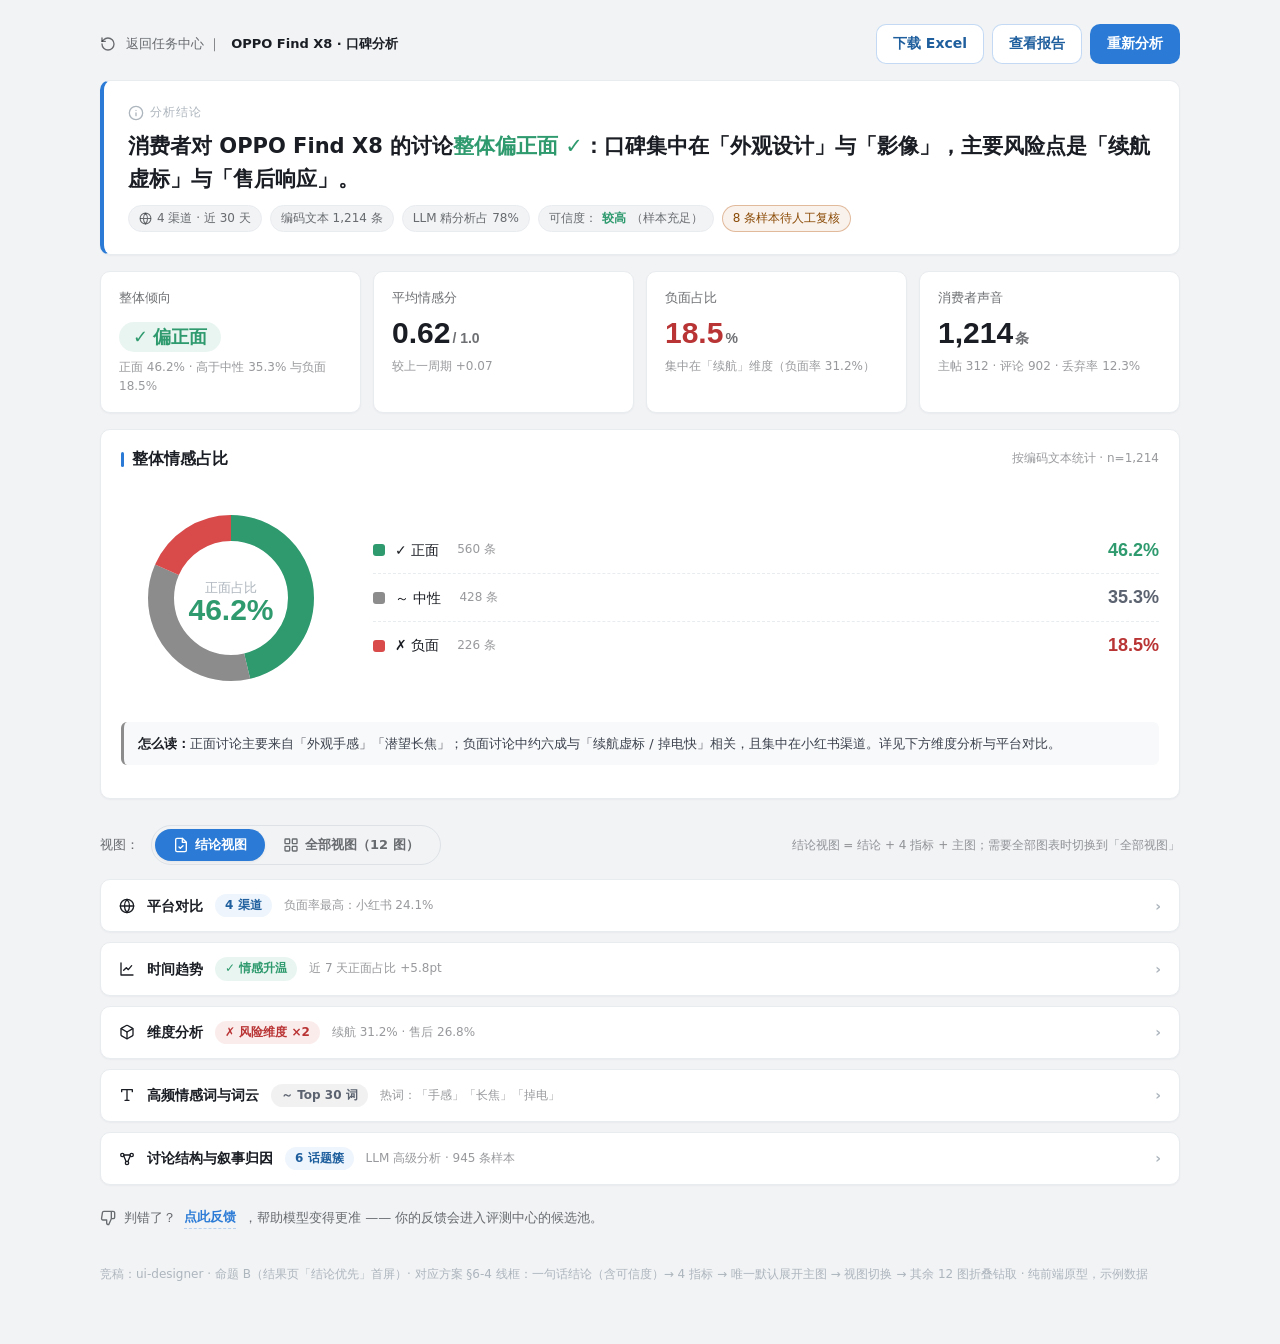
<file: design_entries/ui-designer/prototype_result.html>
<!DOCTYPE html>
<html lang="zh-CN">
<head>
<meta charset="utf-8">
<meta name="viewport" content="width=device-width, initial-scale=1">
<title>命题B · 结果页「结论优先」首屏原型 — 社交媒体情感分析器</title>
<style>
/* 设计令牌：与命题 A 同一套（竞稿 ui-designer） */
:root{
  --c-page:#F8F9FA; --c-card:#FFFFFF; --c-text:#1A1D23; --c-border:#DEE2E6;
  --c-brand:#2B7BD6; --c-brand-hover:#1F5F9E;
  --c-pos:#2E9A6E; --c-neu:#8C8C8C; --c-neg:#D94A4A;
  --g-50:#F8F9FA; --g-100:#F1F3F5; --g-200:#E9ECEF; --g-300:#DEE2E6; --g-400:#CED4DA;
  --g-500:#ADB5BD; --g-600:#8C8C8C; --g-700:#5C6370; --g-800:#3B414D; --g-900:#1A1D23;
  --s-success:#2E9A6E; --s-info:#2B7BD6; --s-warning:#B45309; --s-danger:#D94A4A;
  --s-danger-text:#B93434;
  --text-muted:rgba(26,29,35,.64); --text-faint:rgba(26,29,35,.45);
  --brand-bg:rgba(43,123,214,.08); --brand-border:rgba(43,123,214,.28);
  --pos-bg:rgba(46,154,110,.10); --neg-bg:rgba(217,74,74,.10); --neu-bg:rgba(140,140,140,.12);
  --warn-bg:rgba(180,83,9,.08); --warn-border:rgba(180,83,9,.35); --warn-text:#8A4B06;
  --danger-bg:rgba(217,74,74,.08); --danger-border:rgba(217,74,74,.40);
  --r-sm:6px; --r-md:10px; --r-lg:14px; --r-full:999px;
  --sh-xs:0 1px 2px rgba(16,24,40,.04); --sh-sm:0 1px 3px rgba(16,24,40,.07);
  --sh-md:0 4px 10px -2px rgba(16,24,40,.08),0 2px 4px -2px rgba(16,24,40,.05);
  --font:"Microsoft YaHei","PingFang SC","Segoe UI",system-ui,sans-serif;
  --font-num:"Bahnschrift","Segoe UI","Microsoft YaHei",sans-serif;
}
*{box-sizing:border-box}
body{margin:0;font-family:var(--font);background:var(--g-100);color:var(--c-text);font-size:14px;line-height:1.6;padding:24px 20px 60px}
.wrap{max-width:1080px;margin:0 auto}
.num{font-family:var(--font-num);font-variant-numeric:tabular-nums}
svg.ic{width:16px;height:16px;flex:none;vertical-align:-3px}

/* 顶部条 */
.crumb{display:flex;align-items:center;gap:10px;margin-bottom:16px;font-size:13px;color:var(--text-muted)}
.crumb b{color:var(--c-text)}
.crumb .acts{margin-left:auto;display:flex;gap:8px}

/* 按钮 */
.btn{display:inline-flex;align-items:center;justify-content:center;gap:7px;min-height:40px;padding:0 16px;border-radius:var(--r-md);font-size:14px;font-weight:600;font-family:var(--font);cursor:pointer;border:1px solid transparent;transition:filter .15s ease}
.btn:focus-visible{outline:2px solid var(--c-brand);outline-offset:2px}
.btn-primary{background:var(--c-brand);color:#fff}
.btn-primary:hover{filter:brightness(.92)}
.btn-secondary{background:var(--c-card);color:var(--c-brand-hover);border-color:var(--brand-border)}
.btn-secondary:hover{filter:brightness(.97)}

/* —— 一句话结论横幅 —— */
.conclusion{background:var(--c-card);border:1px solid var(--g-200);border-left:4px solid var(--c-brand);border-radius:var(--r-md);padding:22px 24px;box-shadow:var(--sh-xs);margin-bottom:16px}
.conclusion .kicker{font-size:12px;color:var(--g-500);letter-spacing:.08em;margin-bottom:8px;display:flex;align-items:center;gap:6px}
.conclusion h1{margin:0 0 10px;font-size:21px;line-height:1.55;font-weight:700}
.conclusion h1 .hl-pos{color:var(--c-pos)} .conclusion h1 .hl-neg{color:var(--s-danger-text)}
.conclusion .trust{display:flex;flex-wrap:wrap;gap:8px;align-items:center;font-size:12px;color:var(--text-muted)}
.trust .t-item{display:inline-flex;align-items:center;gap:5px;background:var(--g-100);border:1px solid var(--g-200);border-radius:var(--r-full);padding:3px 10px}

/* —— 核心指标卡 —— */
.metrics{display:grid;grid-template-columns:repeat(auto-fit,minmax(200px,1fr));gap:12px;margin-bottom:16px}
.metric{background:var(--c-card);border:1px solid var(--g-200);border-radius:var(--r-md);padding:16px 18px;box-shadow:var(--sh-xs);position:relative}
.metric .k{font-size:13px;color:var(--text-muted);display:flex;align-items:center;gap:6px}
.metric .v{font-size:30px;font-weight:700;margin-top:6px;line-height:1.2}
.metric .d{font-size:12px;margin-top:6px;color:var(--text-faint)}
.metric .v.pos{color:var(--c-pos)} .metric .v.neg{color:var(--s-danger-text)}
.metric .v .unit{font-size:14px;font-weight:600;color:var(--text-muted);margin-left:2px}

/* 情感标签 */
.tag{display:inline-flex;align-items:center;gap:5px;font-size:13px;border-radius:var(--r-full);padding:2px 10px;font-weight:600}
.tag .sym{font-weight:700}
.tag-pos{background:var(--pos-bg);color:var(--c-pos)}
.tag-neg{background:var(--neg-bg);color:var(--s-danger-text)}
.tag-neu{background:var(--neu-bg);color:var(--g-700)}

/* —— 主图卡片 —— */
.card{background:var(--c-card);border:1px solid var(--g-200);border-radius:var(--r-md);box-shadow:var(--sh-xs);margin-bottom:16px}
.card .hd{display:flex;align-items:center;gap:10px;padding:16px 20px 0}
.card .hd h3{margin:0;font-size:16px;font-weight:700;display:flex;align-items:center;gap:8px}
.card .hd h3::before{content:"";width:3px;height:15px;border-radius:2px;background:var(--c-brand)}
.card .hd .r{margin-left:auto;font-size:12px;color:var(--text-faint)}
.card .bd{padding:16px 20px 20px}

/* 主图区：甜甜圈 + 洞察 */
.chart-flex{display:flex;gap:32px;align-items:center;flex-wrap:wrap}
.donut-legend{list-style:none;margin:0;padding:0;flex:1;min-width:220px}
.donut-legend li{display:flex;align-items:center;gap:10px;padding:9px 0;border-bottom:1px dashed var(--g-200);font-size:14px}
.donut-legend li:last-child{border-bottom:none}
.donut-legend .sw{width:12px;height:12px;border-radius:3px;flex:none}
.donut-legend .pct{margin-left:auto;font-size:18px;font-weight:700}
.donut-legend .n{color:var(--text-faint);font-size:12px;margin-left:8px}
.insight{background:var(--g-50);border-left:3px solid var(--c-neu);border-radius:var(--r-sm);padding:10px 14px;font-size:13px;color:var(--g-800);line-height:1.8;margin-top:14px}
.insight b{color:var(--c-text)}

/* —— 视图切换 —— */
.viewbar{display:flex;align-items:center;gap:12px;margin:26px 0 14px}
.viewbar .lbl{font-size:13px;color:var(--text-muted)}
.seg{display:inline-flex;background:var(--g-100);border:1px solid var(--g-300);border-radius:var(--r-full);padding:3px}
.seg button{border:none;background:transparent;font-family:var(--font);font-size:13px;font-weight:600;color:var(--text-muted);padding:7px 18px;border-radius:var(--r-full);cursor:pointer;transition:filter .15s ease;display:inline-flex;align-items:center;gap:6px}
.seg button.on{background:var(--c-brand);color:#fff;box-shadow:var(--sh-sm)}
.seg button:not(.on):hover{filter:brightness(.97)}
.viewbar .note{font-size:12px;color:var(--text-faint);margin-left:auto}

/* —— 折叠钻取区 —— */
details.drill{background:var(--c-card);border:1px solid var(--g-200);border-radius:var(--r-md);margin-bottom:10px;box-shadow:var(--sh-xs);overflow:hidden}
details.drill summary{list-style:none;display:flex;align-items:center;gap:12px;padding:14px 18px;cursor:pointer;font-size:14px;font-weight:600;transition:background .15s ease}
details.drill summary::-webkit-details-marker{display:none}
details.drill summary:hover{background:var(--g-50)}
details.drill summary .chev{margin-left:auto;color:var(--g-500);transition:transform .15s ease}
details.drill[open] summary .chev{transform:rotate(90deg)}
details.drill .badge{font-size:12px;font-weight:600;border-radius:var(--r-full);padding:2px 10px}
.badge-pos{background:var(--pos-bg);color:var(--c-pos)}
.badge-neg{background:var(--neg-bg);color:var(--s-danger-text)}
.badge-neu{background:var(--neu-bg);color:var(--g-700)}
.badge-info{background:var(--brand-bg);color:var(--c-brand-hover)}
details.drill .inner{padding:0 18px 18px;color:var(--text-muted);font-size:13px}
.mini-bars{display:flex;flex-direction:column;gap:10px;margin-top:4px}
.mbar .row{display:flex;align-items:center;gap:10px;font-size:13px;margin-bottom:4px}
.mbar .row .nm{width:64px;color:var(--g-800);text-align:right}
.mbar .row .bar{height:10px;border-radius:var(--r-full);display:flex;overflow:hidden;width:100%;background:var(--g-100)}
.mbar .row .p{height:100%;background:var(--c-pos)} .mbar .row .u{height:100%;background:var(--c-neu)} .mbar .row .g{height:100%;background:var(--c-neg)}
.mbar .row .val{margin-left:10px;color:var(--text-faint);font-size:12px;white-space:nowrap}

.feedback{display:flex;align-items:center;gap:8px;margin-top:22px;font-size:13px;color:var(--text-muted)}
.feedback a{color:var(--c-brand);font-weight:600;text-decoration:none;border-bottom:1px dashed var(--brand-border)}
.foot-note{max-width:1080px;margin:36px auto 0;font-size:12px;color:var(--g-500)}
@media (max-width:720px){.chart-flex{gap:16px}.conclusion h1{font-size:18px}}
</style>
</head>
<body>
<div class="wrap">

  <div class="crumb">
    <svg class="ic" viewBox="0 0 24 24" fill="none" stroke="currentColor" stroke-width="2" stroke-linecap="round" stroke-linejoin="round"><path d="M3 12a9 9 0 1 0 9-9 9 9 0 0 0-6.4 2.6L3 8"/><path d="M3 3v5h5"/></svg>
    返回任务中心 ｜ <b>OPPO Find X8 · 口碑分析</b>
    <span class="acts">
      <button class="btn btn-secondary">下载 Excel</button>
      <button class="btn btn-secondary">查看报告</button>
      <button class="btn btn-primary">重新分析</button>
    </span>
  </div>

  <!-- ① 一句话结论 -->
  <div class="conclusion">
    <div class="kicker">
      <svg class="ic" viewBox="0 0 24 24" fill="none" stroke="currentColor" stroke-width="2" stroke-linecap="round" stroke-linejoin="round"><circle cx="12" cy="12" r="10"/><path d="M12 16v-4M12 8h.01"/></svg>
      分析结论
    </div>
    <h1>消费者对 OPPO Find X8 的讨论<span class="hl-pos">整体偏正面 ✓</span>：口碑集中在「外观设计」与「影像」，主要风险点是「续航虚标」与「售后响应」。</h1>
    <div class="trust">
      <span class="t-item"><svg class="ic" style="width:13px;height:13px" viewBox="0 0 24 24" fill="none" stroke="currentColor" stroke-width="2"><circle cx="12" cy="12" r="10"/><path d="M2 12h20M12 2a15 15 0 0 1 0 20 15 15 0 0 1 0-20"/></svg>4 渠道 · 近 30 天</span>
      <span class="t-item">编码文本 1,214 条</span>
      <span class="t-item">LLM 精分析占 78%</span>
      <span class="t-item">可信度：<b style="color:var(--s-success)">较高</b>（样本充足）</span>
      <span class="t-item" style="background:var(--warn-bg);border-color:var(--warn-border);color:var(--warn-text)">8 条样本待人工复核</span>
    </div>
  </div>

  <!-- ② 核心指标 -->
  <div class="metrics">
    <div class="metric">
      <div class="k">整体倾向</div>
      <div class="v pos"><span class="tag tag-pos" style="font-size:18px;padding:4px 14px"><span class="sym">✓</span>偏正面</span></div>
      <div class="d">正面 46.2% · 高于中性 35.3% 与负面 18.5%</div>
    </div>
    <div class="metric">
      <div class="k">平均情感分</div>
      <div class="v num">0.62<span class="unit">/ 1.0</span></div>
      <div class="d">较上一周期 +0.07</div>
    </div>
    <div class="metric">
      <div class="k">负面占比</div>
      <div class="v num neg">18.5<span class="unit">%</span></div>
      <div class="d">集中在「续航」维度（负面率 31.2%）</div>
    </div>
    <div class="metric">
      <div class="k">消费者声音</div>
      <div class="v num">1,214<span class="unit">条</span></div>
      <div class="d">主帖 312 · 评论 902 · 丢弃率 12.3%</div>
    </div>
  </div>

  <!-- ③ 整体情感占比主图（唯一默认展开） -->
  <div class="card">
    <div class="hd">
      <h3>整体情感占比</h3>
      <span class="r">按编码文本统计 · n=1,214</span>
    </div>
    <div class="bd">
      <div class="chart-flex">
        <svg width="220" height="220" viewBox="0 0 220 220" role="img" aria-label="整体情感占比：正面46.2%，中性35.3%，负面18.5%">
          <circle cx="110" cy="110" r="70" fill="none" stroke="var(--g-100)" stroke-width="26"/>
          <!-- 正面 46.2% -->
          <circle cx="110" cy="110" r="70" fill="none" stroke="var(--c-pos)" stroke-width="26"
                  stroke-dasharray="203.2 439.8" stroke-dashoffset="0" transform="rotate(-90 110 110)"/>
          <!-- 中性 35.3% -->
          <circle cx="110" cy="110" r="70" fill="none" stroke="var(--c-neu)" stroke-width="26"
                  stroke-dasharray="155.3 439.8" stroke-dashoffset="-203.2" transform="rotate(-90 110 110)"/>
          <!-- 负面 18.5% -->
          <circle cx="110" cy="110" r="70" fill="none" stroke="var(--c-neg)" stroke-width="26"
                  stroke-dasharray="81.4 439.8" stroke-dashoffset="-358.5" transform="rotate(-90 110 110)"/>
          <text x="110" y="104" text-anchor="middle" font-size="13" fill="var(--g-500)" font-family="var(--font)">正面占比</text>
          <text x="110" y="132" text-anchor="middle" font-size="30" font-weight="700" fill="var(--c-pos)" font-family="var(--font-num)">46.2%</text>
        </svg>
        <ul class="donut-legend">
          <li><span class="sw" style="background:var(--c-pos)"></span>✓ 正面 <span class="n">560 条</span><span class="pct num" style="color:var(--c-pos)">46.2%</span></li>
          <li><span class="sw" style="background:var(--c-neu)"></span>～ 中性 <span class="n">428 条</span><span class="pct num" style="color:var(--g-700)">35.3%</span></li>
          <li><span class="sw" style="background:var(--c-neg)"></span>✗ 负面 <span class="n">226 条</span><span class="pct num" style="color:var(--s-danger-text)">18.5%</span></li>
        </ul>
      </div>
      <p class="insight"><b>怎么读：</b>正面讨论主要来自「外观手感」「潜望长焦」；负面讨论中约六成与「续航虚标 / 掉电快」相关，且集中在小红书渠道。详见下方维度分析与平台对比。</p>
    </div>
  </div>

  <!-- ④ 视图切换 -->
  <div class="viewbar">
    <span class="lbl">视图：</span>
    <div class="seg" role="tablist">
      <button class="on" role="tab" aria-selected="true">
        <svg class="ic" viewBox="0 0 24 24" fill="none" stroke="currentColor" stroke-width="2" stroke-linecap="round" stroke-linejoin="round"><path d="M14 2H6a2 2 0 0 0-2 2v16a2 2 0 0 0 2 2h12a2 2 0 0 0 2-2V8z"/><path d="M14 2v6h6M9 15l2 2 4-4"/></svg>
        结论视图
      </button>
      <button role="tab" aria-selected="false">
        <svg class="ic" viewBox="0 0 24 24" fill="none" stroke="currentColor" stroke-width="2" stroke-linecap="round" stroke-linejoin="round"><rect x="3" y="3" width="7" height="7" rx="1"/><rect x="14" y="3" width="7" height="7" rx="1"/><rect x="3" y="14" width="7" height="7" rx="1"/><rect x="14" y="14" width="7" height="7" rx="1"/></svg>
        全部视图（12 图）
      </button>
    </div>
    <span class="note">结论视图 = 结论 + 4 指标 + 主图；需要全部图表时切换到「全部视图」</span>
  </div>

  <!-- ⑤ 折叠钻取 -->
  <details class="drill">
    <summary>
      <svg class="ic" viewBox="0 0 24 24" fill="none" stroke="currentColor" stroke-width="2" stroke-linecap="round" stroke-linejoin="round"><circle cx="12" cy="12" r="10"/><path d="M2 12h20M12 2a15 15 0 0 1 0 20 15 15 0 0 1 0-20"/></svg>
      平台对比
      <span class="badge badge-info">4 渠道</span>
      <span style="font-size:12px;font-weight:400;color:var(--text-faint)">负面率最高：小红书 24.1%</span>
      <span class="chev">›</span>
    </summary>
    <div class="inner">
      <div class="mbar">
        <div class="row"><span class="nm">B站</span><span class="bar"><span class="p" style="width:49%"></span><span class="u" style="width:34%"></span><span class="g" style="width:17%"></span></span><span class="val">✓49 ～34 ✗17</span></div>
        <div class="row"><span class="nm">微博</span><span class="bar"><span class="p" style="width:41%"></span><span class="u" style="width:39%"></span><span class="g" style="width:20%"></span></span><span class="val">✓41 ～39 ✗20</span></div>
        <div class="row"><span class="nm">小红书</span><span class="bar"><span class="p" style="width:44%"></span><span class="u" style="width:32%"></span><span class="g" style="width:24%"></span></span><span class="val">✓44 ～32 ✗24</span></div>
        <div class="row"><span class="nm">WebSearch</span><span class="bar"><span class="p" style="width:51%"></span><span class="u" style="width:33%"></span><span class="g" style="width:16%"></span></span><span class="val">✓51 ～33 ✗16</span></div>
      </div>
    </div>
  </details>

  <details class="drill">
    <summary>
      <svg class="ic" viewBox="0 0 24 24" fill="none" stroke="currentColor" stroke-width="2" stroke-linecap="round" stroke-linejoin="round"><path d="M3 3v18h18"/><path d="M7 14l4-4 3 3 5-6"/></svg>
      时间趋势
      <span class="badge badge-pos">✓ 情感升温</span>
      <span style="font-size:12px;font-weight:400;color:var(--text-faint)">近 7 天正面占比 +5.8pt</span>
      <span class="chev">›</span>
    </summary>
    <div class="inner">按日情感占比堆叠图 + 均分折线（切换到「全部视图」默认展开）。</div>
  </details>

  <details class="drill">
    <summary>
      <svg class="ic" viewBox="0 0 24 24" fill="none" stroke="currentColor" stroke-width="2" stroke-linecap="round" stroke-linejoin="round"><path d="M21 16V8a2 2 0 0 0-1-1.73l-7-4a2 2 0 0 0-2 0l-7 4A2 2 0 0 0 3 8v8a2 2 0 0 0 1 1.73l7 4a2 2 0 0 0 2 0l7-4A2 2 0 0 0 21 16z"/><polyline points="3.27 6.96 12 12.01 20.73 6.96"/><line x1="12" y1="22.08" x2="12" y2="12"/></svg>
      维度分析
      <span class="badge badge-neg">✗ 风险维度 ×2</span>
      <span style="font-size:12px;font-weight:400;color:var(--text-faint)">续航 31.2% · 售后 26.8%</span>
      <span class="chev">›</span>
    </summary>
    <div class="inner">维度负面率排序、平台 × 维度热力图、雷达图、各维度负面原文 Top 3（切换到「全部视图」默认展开）。</div>
  </details>

  <details class="drill">
    <summary>
      <svg class="ic" viewBox="0 0 24 24" fill="none" stroke="currentColor" stroke-width="2" stroke-linecap="round" stroke-linejoin="round"><path d="M4 7V4h16v3M9 20h6M12 4v16"/></svg>
      高频情感词与词云
      <span class="badge badge-neu">～ Top 30 词</span>
      <span style="font-size:12px;font-weight:400;color:var(--text-faint)">热词：「手感」「长焦」「掉电」</span>
      <span class="chev">›</span>
    </summary>
    <div class="inner">高频情感词条形图 + 正/负/最差维度三张词云（切换到「全部视图」默认展开）。</div>
  </details>

  <details class="drill">
    <summary>
      <svg class="ic" viewBox="0 0 24 24" fill="none" stroke="currentColor" stroke-width="2" stroke-linecap="round" stroke-linejoin="round"><circle cx="5" cy="6" r="2.5"/><circle cx="19" cy="6" r="2.5"/><circle cx="12" cy="18" r="2.5"/><path d="M7 7l3.5 8.5M17 7l-3.5 8.5M7.5 6h9"/></svg>
      讨论结构与叙事归因
      <span class="badge badge-info">6 话题簇</span>
      <span style="font-size:12px;font-weight:400;color:var(--text-faint)">LLM 高级分析 · 945 条样本</span>
      <span class="chev">›</span>
    </summary>
    <div class="inner">话题共现网络、话题簇榜单、叙事框架/归因图（切换到「全部视图」默认展开）。</div>
  </details>

  <div class="feedback">
    <svg class="ic" viewBox="0 0 24 24" fill="none" stroke="currentColor" stroke-width="2" stroke-linecap="round" stroke-linejoin="round"><path d="M10 15v4a3 3 0 0 0 3 3l4-9V2H5.72a2 2 0 0 0-2 1.7l-1.38 9a2 2 0 0 0 2 2.3zm7-13h2.67A2.31 2.31 0 0 1 22 4v7a2.31 2.31 0 0 1-2.33 2H17"/></svg>
    判错了？<a href="#">点此反馈</a>，帮助模型变得更准 —— 你的反馈会进入评测中心的候选池。
  </div>

</div>
<div class="foot-note">
  竞稿：ui-designer · 命题 B（结果页「结论优先」首屏）· 对应方案 §6-4 线框：一句话结论（含可信度）→ 4 指标 → 唯一默认展开主图 → 视图切换 → 其余 12 图折叠钻取 · 纯前端原型，示例数据
</div>
</body>
</html>
</file>
